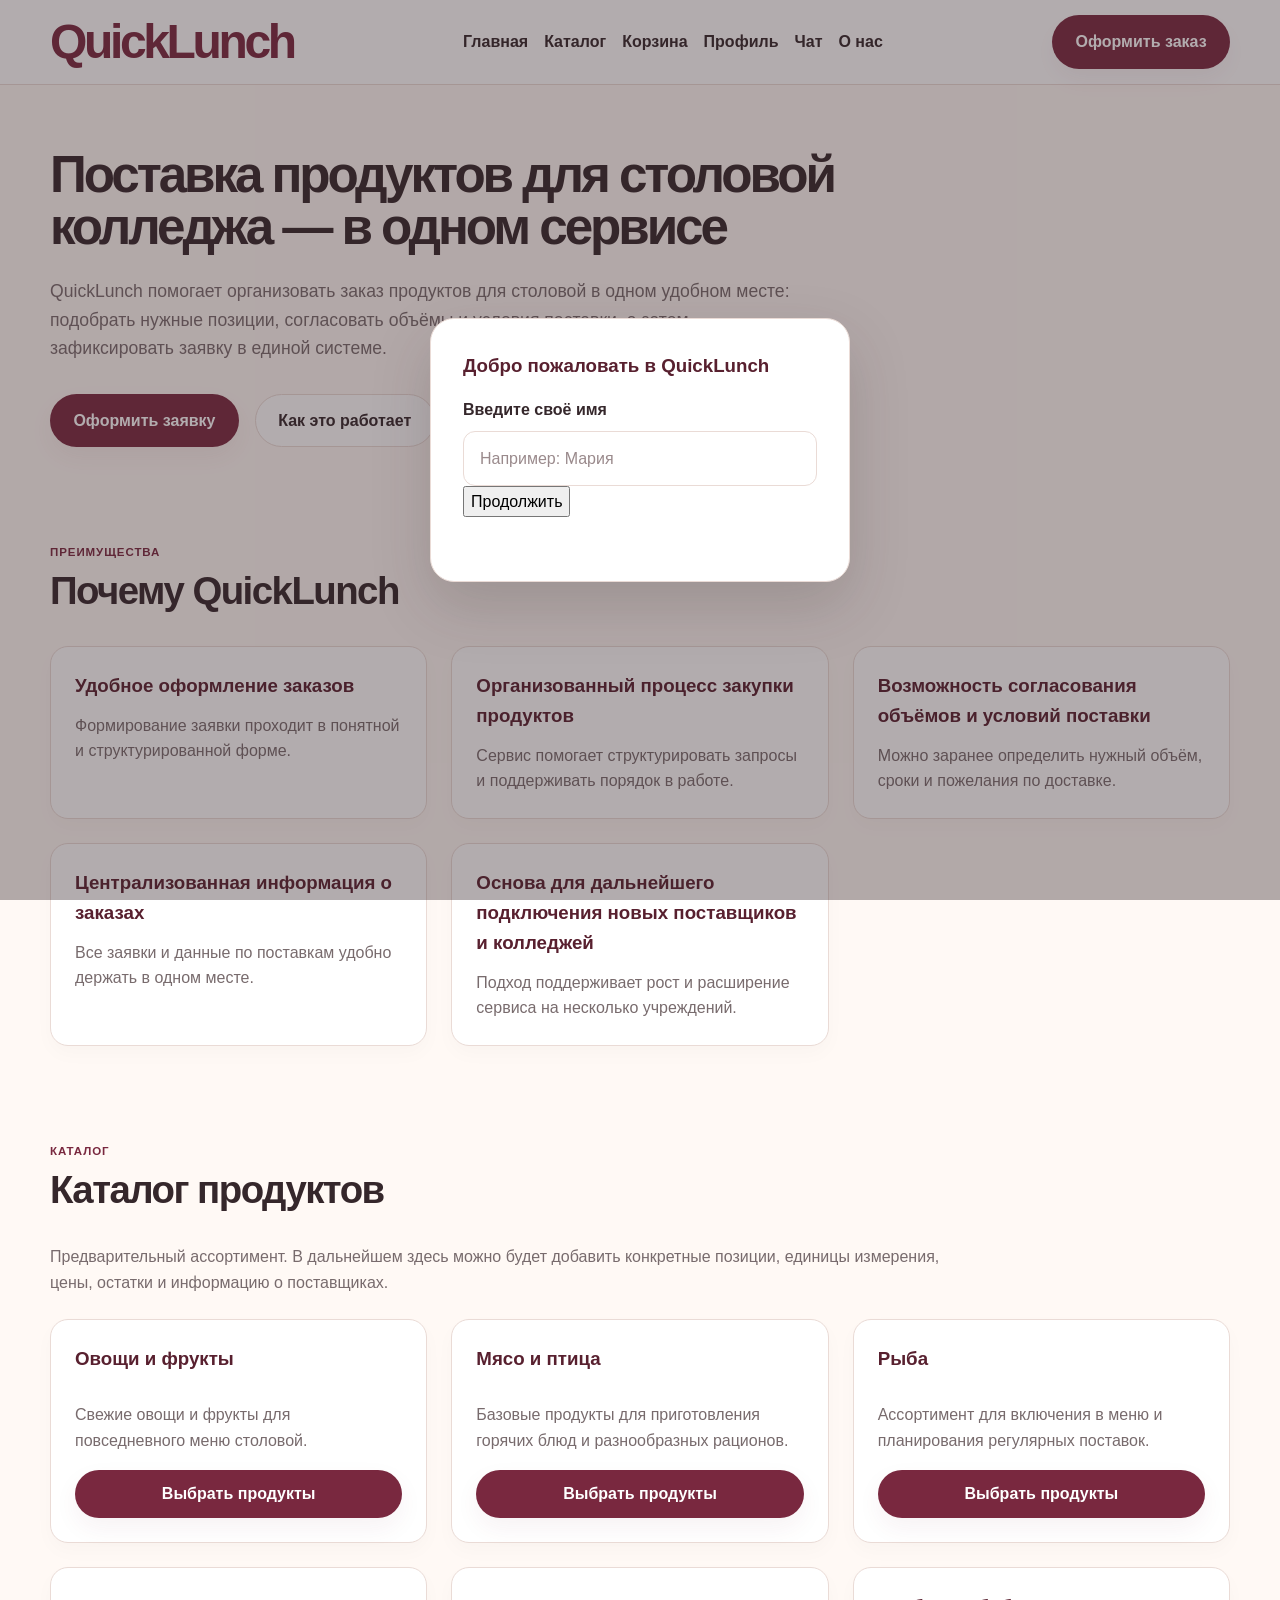
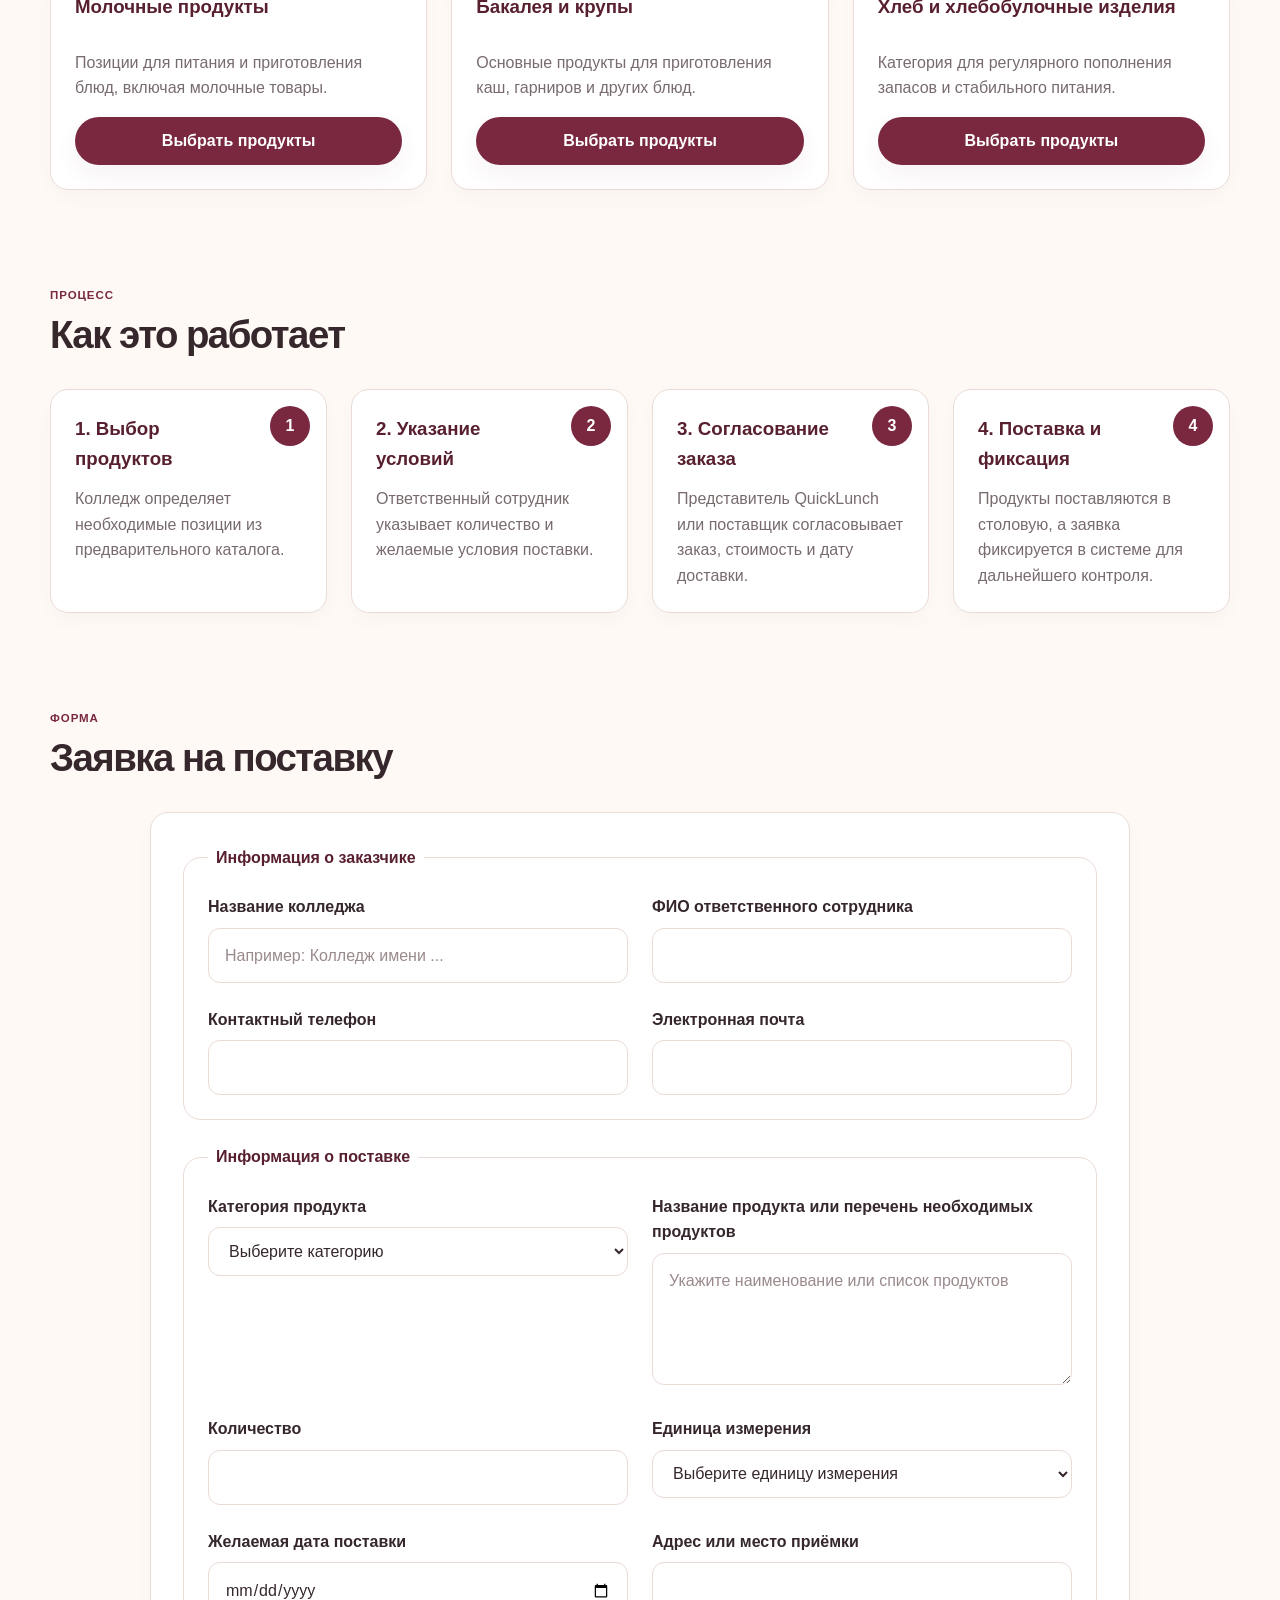
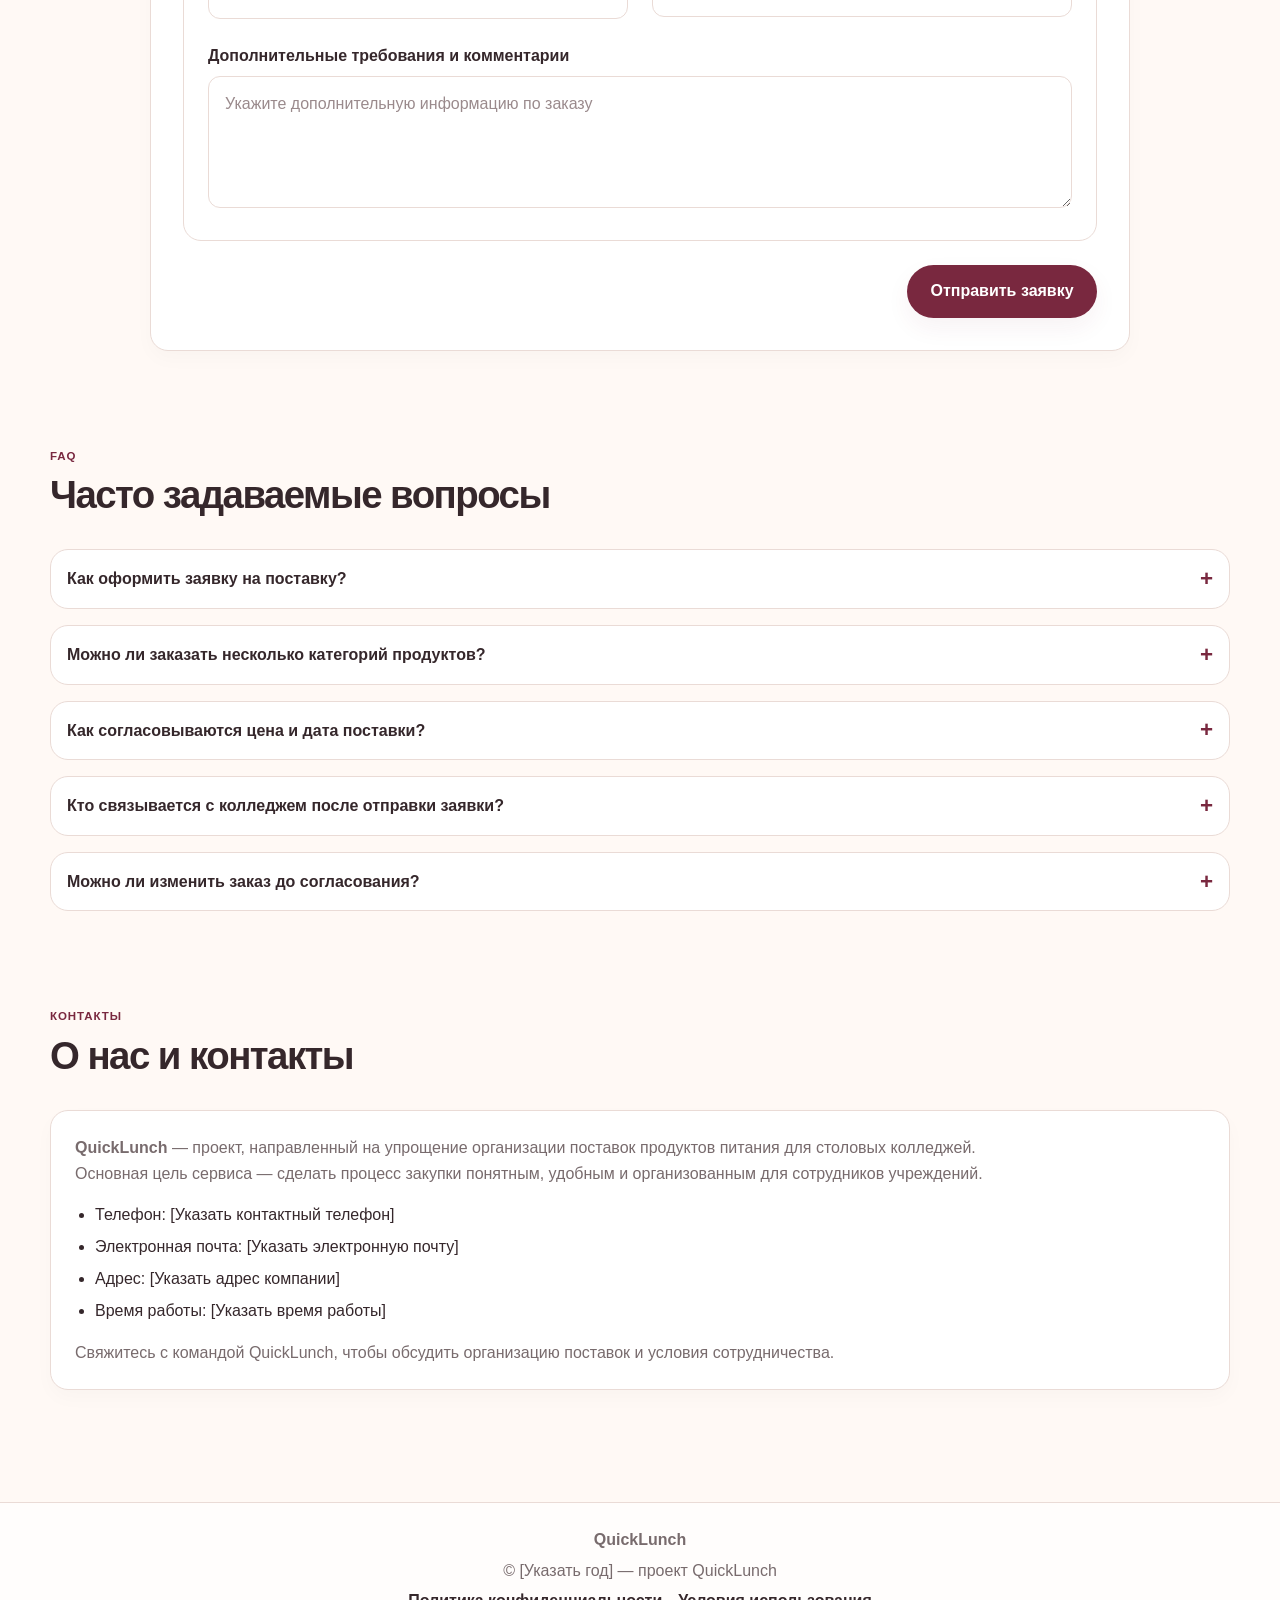
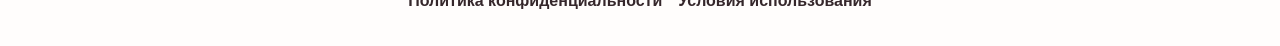
<file: index.html>
﻿<!DOCTYPE html>
<html lang="ru">
  <head>
    <meta charset="UTF-8" />
    <meta name="viewport" content="width=device-width, initial-scale=1.0" />
    <meta
      name="description"
      content="QuickLunch — сервис для организации поставок продуктов питания в столовую колледжа. Оформление заявок, каталог, корзина, профиль и чат для сотрудников учебного учреждения."
    />
    <link rel="stylesheet" href="styles.css" />
    <title>QuickLunch — Поставка продуктов для столовой колледжа</title>
  </head>
  <body data-page="home-page">
    <header class="site-header">
      <div class="container header-inner">
        <a href="index.html" class="brand" aria-label="На главную страницу QuickLunch">QuickLunch</a>
        <nav class="main-nav" aria-label="Основная навигация">
          <ul>
            <li><a href="index.html">Главная</a></li>
            <li><a href="#catalog">Каталог</a></li>
            <li><a href="cart.html">Корзина <span class="cart-badge" data-cart-count>0</span></a></li>
            <li><a href="profile.html">Профиль</a></li>
            <li><a href="chat.html">Чат</a></li>
            <li><a href="#about-contacts">О нас</a></li>
          </ul>
        </nav>
        <a href="#order" class="button button-primary">Оформить заказ</a>
      </div>
    </header>

    <main class="container">
      <section id="hero" class="hero section-spaced" aria-labelledby="hero-title">
        <h1 id="hero-title">Поставка продуктов для столовой колледжа — в одном сервисе</h1>
        <p class="lead-text">
          QuickLunch помогает организовать заказ продуктов для столовой в одном удобном месте:
          подобрать нужные позиции, согласовать объёмы и условия поставки, а затем зафиксировать
          заявку в единой системе.
        </p>
        <div class="cta-row">
          <a href="#order" class="button button-primary">Оформить заявку</a>
          <a href="#how-it-works" class="button button-secondary">Как это работает</a>
        </div>
      </section>

      <section id="benefits" class="section-spaced" aria-labelledby="benefits-title">
        <div class="section-header block-header">
          <p class="eyebrow">Преимущества</p>
          <h2 id="benefits-title">Почему QuickLunch</h2>
        </div>
        <div class="three-column-grid">
          <article class="info-card">
            <h3>Удобное оформление заказов</h3>
            <p>Формирование заявки проходит в понятной и структурированной форме.</p>
          </article>
          <article class="info-card">
            <h3>Организованный процесс закупки продуктов</h3>
            <p>Сервис помогает структурировать запросы и поддерживать порядок в работе.</p>
          </article>
          <article class="info-card">
            <h3>Возможность согласования объёмов и условий поставки</h3>
            <p>Можно заранее определить нужный объём, сроки и пожелания по доставке.</p>
          </article>
          <article class="info-card">
            <h3>Централизованная информация о заказах</h3>
            <p>Все заявки и данные по поставкам удобно держать в одном месте.</p>
          </article>
          <article class="info-card">
            <h3>Основа для дальнейшего подключения новых поставщиков и колледжей</h3>
            <p>Подход поддерживает рост и расширение сервиса на несколько учреждений.</p>
          </article>
        </div>
      </section>

      <section id="catalog" class="section-spaced" aria-labelledby="catalog-title">
        <div class="section-header block-header">
          <p class="eyebrow">Каталог</p>
          <h2 id="catalog-title">Каталог продуктов</h2>
        </div>
        <p class="catalog-summary">Предварительный ассортимент. В дальнейшем здесь можно будет добавить конкретные позиции, единицы измерения, цены, остатки и информацию о поставщиках.</p>
        <div class="catalog-grid">
          <article class="catalog-card">
            <h3>Овощи и фрукты</h3>
            <p>Свежие овощи и фрукты для повседневного меню столовой.</p>
            <a href="catalog-vegetables.html" class="button button-primary btn-small">Выбрать продукты</a>
          </article>
          <article class="catalog-card">
            <h3>Мясо и птица</h3>
            <p>Базовые продукты для приготовления горячих блюд и разнообразных рационов.</p>
            <a href="catalog-meat.html" class="button button-primary btn-small">Выбрать продукты</a>
          </article>
          <article class="catalog-card">
            <h3>Рыба</h3>
            <p>Ассортимент для включения в меню и планирования регулярных поставок.</p>
            <a href="catalog-fish.html" class="button button-primary btn-small">Выбрать продукты</a>
          </article>
          <article class="catalog-card">
            <h3>Молочные продукты</h3>
            <p>Позиции для питания и приготовления блюд, включая молочные товары.</p>
            <a href="catalog-dairy.html" class="button button-primary btn-small">Выбрать продукты</a>
          </article>
          <article class="catalog-card">
            <h3>Бакалея и крупы</h3>
            <p>Основные продукты для приготовления каш, гарниров и других блюд.</p>
            <a href="catalog-grocery.html" class="button button-primary btn-small">Выбрать продукты</a>
          </article>
          <article class="catalog-card">
            <h3>Хлеб и хлебобулочные изделия</h3>
            <p>Категория для регулярного пополнения запасов и стабильного питания.</p>
            <a href="catalog-bakery.html" class="button button-primary btn-small">Выбрать продукты</a>
          </article>
        </div>
      </section>

      <section id="how-it-works" class="section-spaced" aria-labelledby="how-it-works-title">
        <div class="section-header block-header">
          <p class="eyebrow">Процесс</p>
          <h2 id="how-it-works-title">Как это работает</h2>
        </div>
        <ol class="steps-grid">
          <li class="step-card">
            <article data-step="1">
              <h3>1. Выбор продуктов</h3>
              <p>Колледж определяет необходимые позиции из предварительного каталога.</p>
            </article>
          </li>
          <li class="step-card">
            <article data-step="2">
              <h3>2. Указание условий</h3>
              <p>Ответственный сотрудник указывает количество и желаемые условия поставки.</p>
            </article>
          </li>
          <li class="step-card">
            <article data-step="3">
              <h3>3. Согласование заказа</h3>
              <p>Представитель QuickLunch или поставщик согласовывает заказ, стоимость и дату доставки.</p>
            </article>
          </li>
          <li class="step-card">
            <article data-step="4">
              <h3>4. Поставка и фиксация</h3>
              <p>Продукты поставляются в столовую, а заявка фиксируется в системе для дальнейшего контроля.</p>
            </article>
          </li>
        </ol>
      </section>

      <section id="order" class="section-spaced" aria-labelledby="order-title">
        <div class="section-header block-header">
          <p class="eyebrow">Форма</p>
          <h2 id="order-title">Заявка на поставку</h2>
        </div>
        <form id="order-form" class="order-form" action="#" method="post">
          <fieldset>
            <legend>Информация о заказчике</legend>
            <div class="field-grid">
              <div>
                <label for="college-name">Название колледжа</label>
                <input id="college-name" name="college-name" type="text" placeholder="Например: Колледж имени ..." required />
              </div>
              <div>
                <label for="responsible-person">ФИО ответственного сотрудника</label>
                <input id="responsible-person" name="responsible-person" type="text" required />
              </div>
              <div>
                <label for="phone">Контактный телефон</label>
                <input id="phone" name="phone" type="tel" required />
              </div>
              <div>
                <label for="email">Электронная почта</label>
                <input id="email" name="email" type="email" required />
              </div>
            </div>
          </fieldset>

          <fieldset>
            <legend>Информация о поставке</legend>
            <div class="field-grid">
              <div>
                <label for="category">Категория продукта</label>
                <select id="category" name="category" required>
                  <option value="">Выберите категорию</option>
                  <option value="vegetables">Овощи и фрукты</option>
                  <option value="meat">Мясо и птица</option>
                  <option value="fish">Рыба</option>
                  <option value="dairy">Молочные продукты</option>
                  <option value="grocery">Бакалея и крупы</option>
                  <option value="bakery">Хлеб и хлебобулочные изделия</option>
                </select>
              </div>
              <div>
                <label for="products">Название продукта или перечень необходимых продуктов</label>
                <textarea id="products" name="products" rows="4" placeholder="Укажите наименование или список продуктов" required></textarea>
              </div>
              <div>
                <label for="quantity">Количество</label>
                <input id="quantity" name="quantity" type="number" min="1" step="1" required />
              </div>
              <div>
                <label for="unit">Единица измерения</label>
                <select id="unit" name="unit" required>
                  <option value="">Выберите единицу измерения</option>
                  <option value="кг">кг</option>
                  <option value="г">г</option>
                  <option value="л">л</option>
                  <option value="шт.">шт.</option>
                  <option value="коробка">коробка</option>
                  <option value="упаковка">упаковка</option>
                </select>
              </div>
              <div>
                <label for="delivery-date">Желаемая дата поставки</label>
                <input id="delivery-date" name="delivery-date" type="date" required />
              </div>
              <div>
                <label for="delivery-address">Адрес или место приёмки</label>
                <input id="delivery-address" name="delivery-address" type="text" required />
              </div>
              <div class="full-width">
                <label for="comments">Дополнительные требования и комментарии</label>
                <textarea id="comments" name="comments" rows="4" placeholder="Укажите дополнительную информацию по заказу"></textarea>
              </div>
            </div>
          </fieldset>

          <div class="order-submit-row">
            <button type="submit" class="button button-primary">Отправить заявку</button>
          </div>
        </form>
      </section>

      <section id="faq" class="section-spaced" aria-labelledby="faq-title">
        <div class="section-header block-header">
          <p class="eyebrow">FAQ</p>
          <h2 id="faq-title">Часто задаваемые вопросы</h2>
        </div>

        <div class="faq-list">
          <details>
            <summary>Как оформить заявку на поставку?</summary>
            <p>Необходимо заполнить форму заявки, указать необходимые продукты, объём и условия поставки, после чего информация будет передана на согласование.</p>
          </details>
          <details>
            <summary>Можно ли заказать несколько категорий продуктов?</summary>
            <p>Да, в заявке можно указать несколько позиций или категорий, если требуется сформировать комплексный заказ.</p>
          </details>
          <details>
            <summary>Как согласовываются цена и дата поставки?</summary>
            <p>Цена, дата и условия поставки согласовываются после первичного запроса и уточнения деталей заказа.</p>
          </details>
          <details>
            <summary>Кто связывается с колледжем после отправки заявки?</summary>
            <p>После отправки заявки с колледжем может связаться представитель QuickLunch, поставщик или ответственный сотрудник, который занимается согласованием заказа.</p>
          </details>
          <details>
            <summary>Можно ли изменить заказ до согласования?</summary>
            <p>Да, при необходимости возможно уточнение состава или объёма заявки до окончательного согласования условий поставки.</p>
          </details>
        </div>
      </section>

      <section id="about-contacts" class="section-spaced" aria-labelledby="about-contacts-title">
        <div class="section-header block-header">
          <p class="eyebrow">Контакты</p>
          <h2 id="about-contacts-title">О нас и контакты</h2>
        </div>
        <div class="contact-card">
          <p><strong>QuickLunch</strong> — проект, направленный на упрощение организации поставок продуктов питания для столовых колледжей.</p>
          <p>Основная цель сервиса — сделать процесс закупки понятным, удобным и организованным для сотрудников учреждений.</p>
          <ul>
            <li>Телефон: [Указать контактный телефон]</li>
            <li>Электронная почта: [Указать электронную почту]</li>
            <li>Адрес: [Указать адрес компании]</li>
            <li>Время работы: [Указать время работы]</li>
          </ul>
          <p>Свяжитесь с командой QuickLunch, чтобы обсудить организацию поставок и условия сотрудничества.</p>
        </div>
      </section>
    </main>

    <footer class="site-footer">
      <div class="container footer-inner">
        <p><strong>QuickLunch</strong></p>
        <p>© [Указать год] — проект QuickLunch</p>
        <nav aria-label="Дополнительная навигация">
          <ul>
            <li><a href="#about-contacts">Политика конфиденциальности</a></li>
            <li><a href="#faq">Условия использования</a></li>
          </ul>
        </nav>
      </div>
    </footer>

    <script src="app.js"></script>
  </body>
</html>
</file>
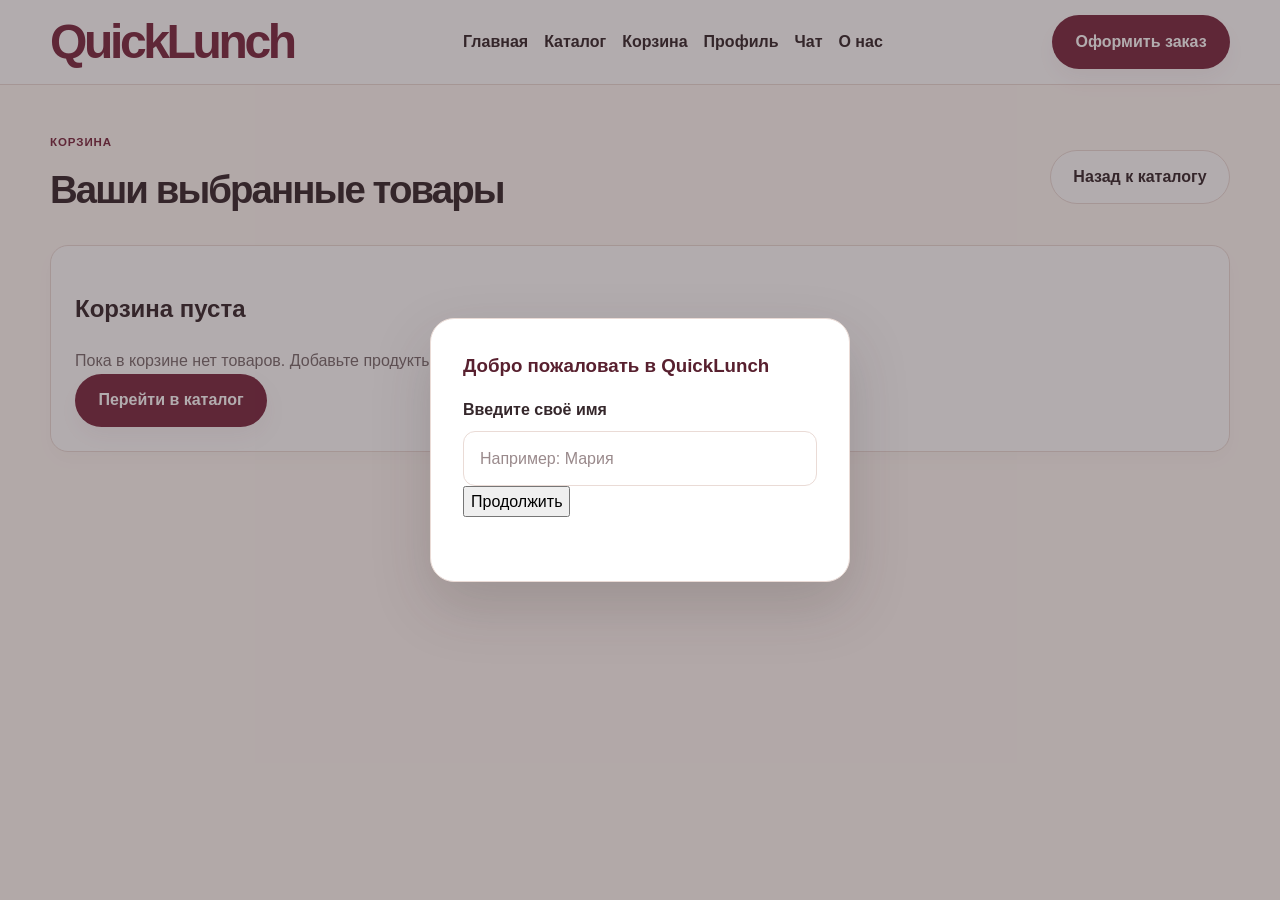
<file: cart.html>
<!DOCTYPE html>
<html lang="ru">
  <head>
    <meta charset="UTF-8" />
    <meta name="viewport" content="width=device-width, initial-scale=1.0" />
    <title>QuickLunch — Корзина</title>
    <link rel="stylesheet" href="styles.css" />
  </head>
  <body data-page="cart-page">
    <header class="site-header">
      <div class="container header-inner">
        <a href="index.html" class="brand" aria-label="На главную страницу QuickLunch">QuickLunch</a>
        <nav class="main-nav" aria-label="Основная навигация">
          <ul>
            <li><a href="index.html">Главная</a></li>
            <li><a href="index.html#catalog">Каталог</a></li>
            <li><a href="cart.html">Корзина <span class="cart-badge" data-cart-count>0</span></a></li>
            <li><a href="profile.html">Профиль</a></li>
            <li><a href="chat.html">Чат</a></li>
            <li><a href="index.html#about-contacts">О нас</a></li>
          </ul>
        </nav>
        <a href="index.html#order" class="button button-primary">Оформить заказ</a>
      </div>
    </header>

    <main class="container section-spaced">
      <section class="cart-page">
        <div class="catalog-page__top">
          <div>
            <p class="eyebrow">Корзина</p>
            <h1>Ваши выбранные товары</h1>
          </div>
          <a href="index.html#catalog" class="button button-secondary">Назад к каталогу</a>
        </div>

        <div class="cart-layout">
          <div class="cart-panel" data-cart-items></div>
          <aside class="summary-card" data-cart-summary>
            <h3>Сводка</h3>
            <p data-cart-lines>0 наименований</p>
            <p data-cart-total-count>0 позиций</p>
            <a href="index.html#order" class="button button-primary full-width">Перейти к оформлению заявки</a>
          </aside>
        </div>

        <div class="empty-state" data-cart-empty hidden>
          <h2>Корзина пуста</h2>
          <p>Пока в корзине нет товаров. Добавьте продукты из каталога.</p>
          <a href="index.html#catalog" class="button button-primary">Перейти в каталог</a>
        </div>
      </section>
    </main>

    <script src="app.js"></script>
  </body>
</html>
</file>
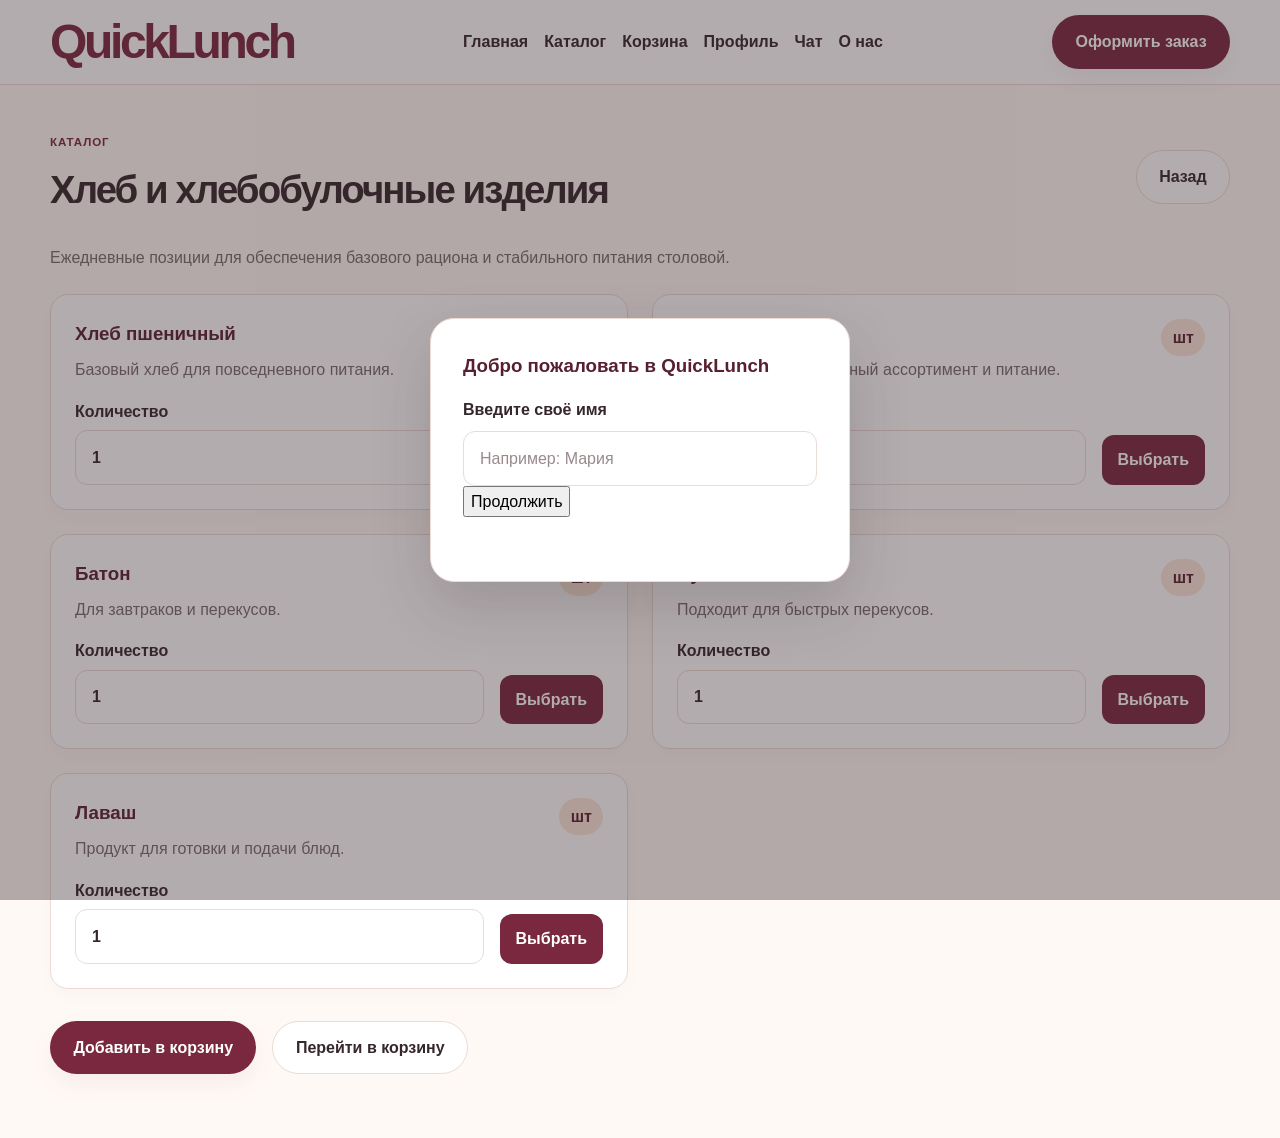
<file: catalog-bakery.html>
<!DOCTYPE html>
<html lang="ru">
  <head>
    <meta charset="UTF-8" />
    <meta name="viewport" content="width=device-width, initial-scale=1.0" />
    <title>QuickLunch — Хлеб и хлебобулочные изделия</title>
    <link rel="stylesheet" href="styles.css" />
  </head>
  <body data-page="catalog-page" data-category="bakery">
    <header class="site-header">
      <div class="container header-inner">
        <a href="index.html" class="brand" aria-label="На главную страницу QuickLunch">QuickLunch</a>
        <nav class="main-nav" aria-label="Основная навигация">
          <ul>
            <li><a href="index.html">Главная</a></li>
            <li><a href="index.html#catalog">Каталог</a></li>
            <li><a href="cart.html">Корзина <span class="cart-badge" data-cart-count>0</span></a></li>
            <li><a href="profile.html">Профиль</a></li>
            <li><a href="chat.html">Чат</a></li>
            <li><a href="index.html#about-contacts">О нас</a></li>
          </ul>
        </nav>
        <a href="index.html#order" class="button button-primary">Оформить заказ</a>
      </div>
    </header>

    <main class="container section-spaced">
      <section class="catalog-page">
        <div class="catalog-page__top">
          <div>
            <p class="eyebrow">Каталог</p>
            <h1>Хлеб и хлебобулочные изделия</h1>
          </div>
          <button type="button" class="button button-secondary" data-back-link>Назад</button>
        </div>
        <p class="catalog-page__description">Ежедневные позиции для обеспечения базового рациона и стабильного питания столовой.</p>
        <div class="products-grid" data-catalog-list></div>
        <div class="catalog-page__footer">
          <button type="button" class="button button-primary" data-add-selected>Добавить в корзину</button>
          <a href="cart.html" class="button button-secondary">Перейти в корзину</a>
        </div>
      </section>
    </main>

    <script src="app.js"></script>
  </body>
</html>
</file>
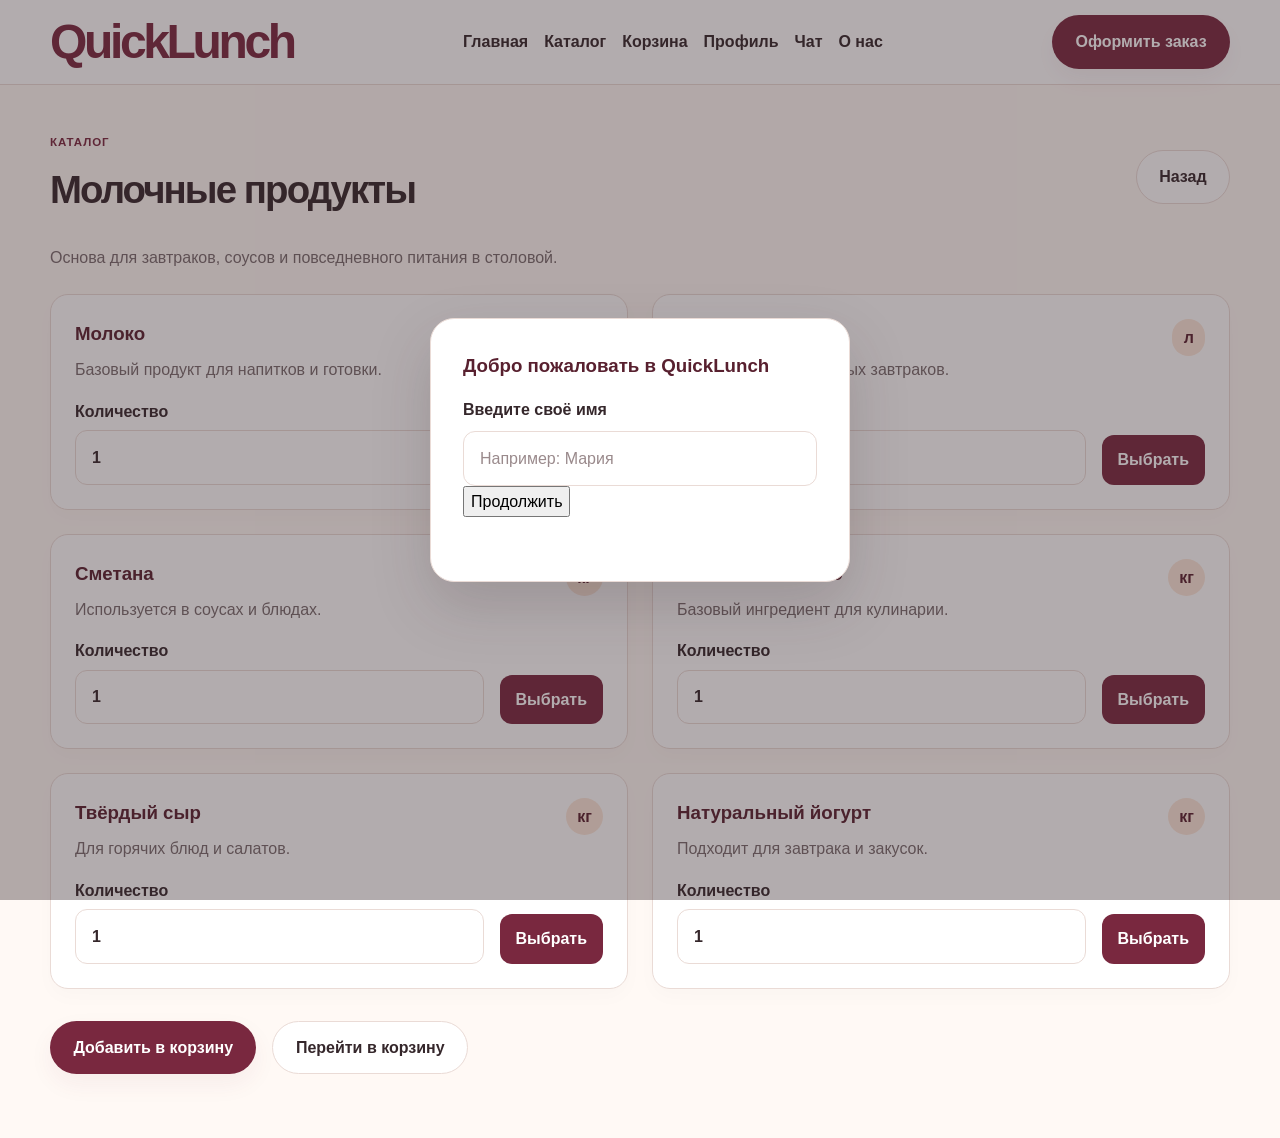
<file: catalog-dairy.html>
<!DOCTYPE html>
<html lang="ru">
  <head>
    <meta charset="UTF-8" />
    <meta name="viewport" content="width=device-width, initial-scale=1.0" />
    <title>QuickLunch — Молочные продукты</title>
    <link rel="stylesheet" href="styles.css" />
  </head>
  <body data-page="catalog-page" data-category="dairy">
    <header class="site-header">
      <div class="container header-inner">
        <a href="index.html" class="brand" aria-label="На главную страницу QuickLunch">QuickLunch</a>
        <nav class="main-nav" aria-label="Основная навигация">
          <ul>
            <li><a href="index.html">Главная</a></li>
            <li><a href="index.html#catalog">Каталог</a></li>
            <li><a href="cart.html">Корзина <span class="cart-badge" data-cart-count>0</span></a></li>
            <li><a href="profile.html">Профиль</a></li>
            <li><a href="chat.html">Чат</a></li>
            <li><a href="index.html#about-contacts">О нас</a></li>
          </ul>
        </nav>
        <a href="index.html#order" class="button button-primary">Оформить заказ</a>
      </div>
    </header>

    <main class="container section-spaced">
      <section class="catalog-page">
        <div class="catalog-page__top">
          <div>
            <p class="eyebrow">Каталог</p>
            <h1>Молочные продукты</h1>
          </div>
          <button type="button" class="button button-secondary" data-back-link>Назад</button>
        </div>
        <p class="catalog-page__description">Основа для завтраков, соусов и повседневного питания в столовой.</p>
        <div class="products-grid" data-catalog-list></div>
        <div class="catalog-page__footer">
          <button type="button" class="button button-primary" data-add-selected>Добавить в корзину</button>
          <a href="cart.html" class="button button-secondary">Перейти в корзину</a>
        </div>
      </section>
    </main>

    <script src="app.js"></script>
  </body>
</html>
</file>
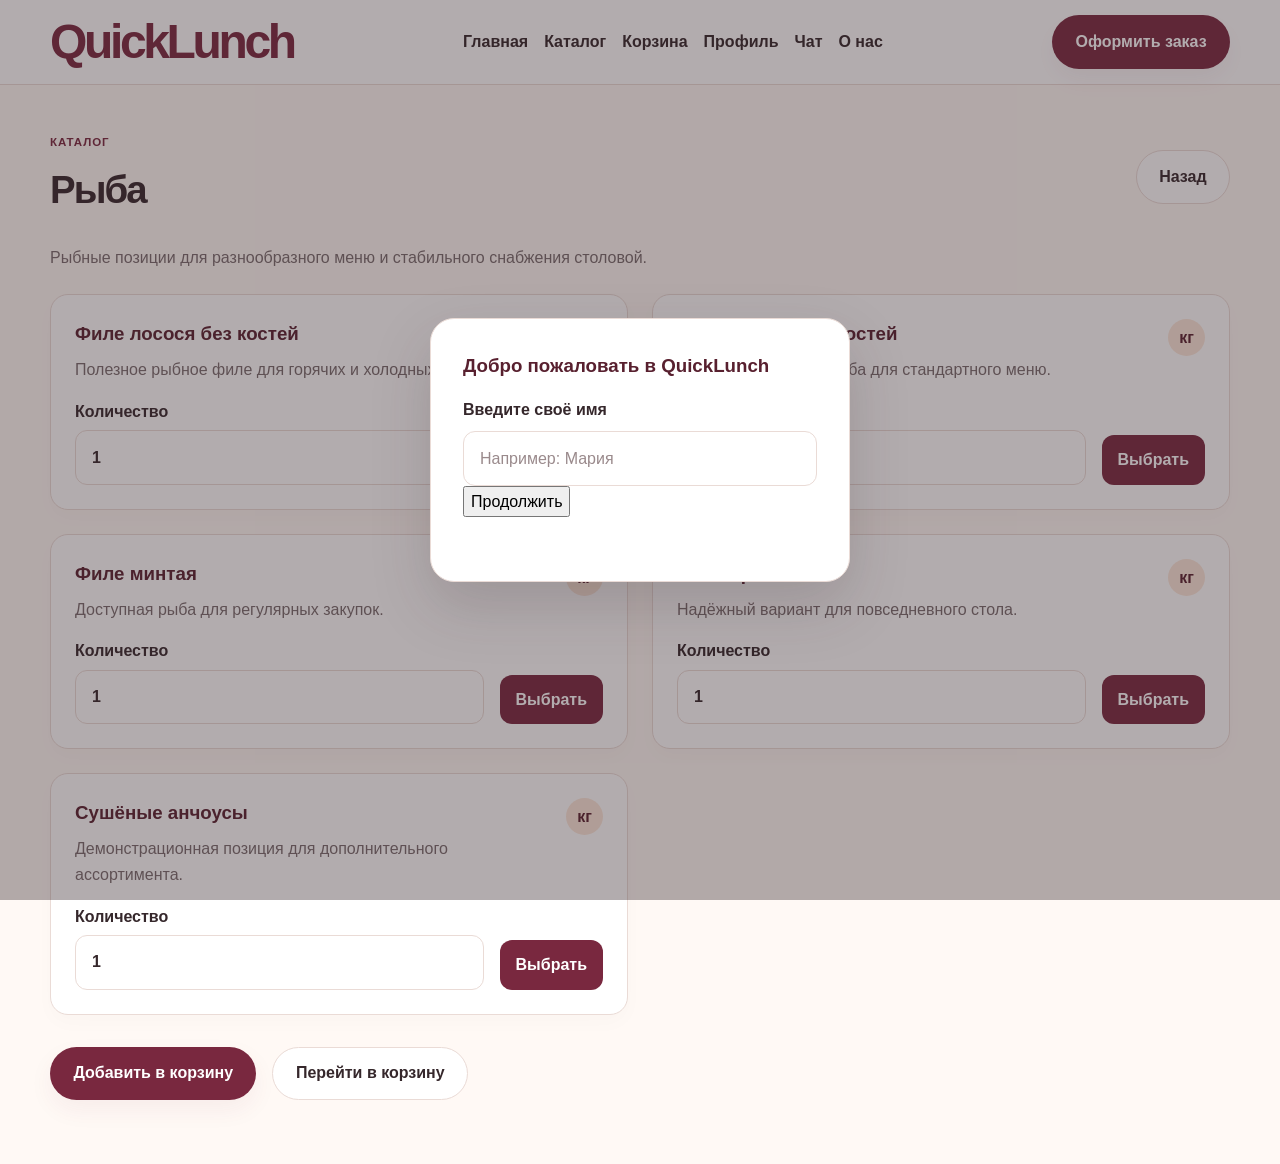
<file: catalog-fish.html>
<!DOCTYPE html>
<html lang="ru">
  <head>
    <meta charset="UTF-8" />
    <meta name="viewport" content="width=device-width, initial-scale=1.0" />
    <title>QuickLunch — Рыба</title>
    <link rel="stylesheet" href="styles.css" />
  </head>
  <body data-page="catalog-page" data-category="fish">
    <header class="site-header">
      <div class="container header-inner">
        <a href="index.html" class="brand" aria-label="На главную страницу QuickLunch">QuickLunch</a>
        <nav class="main-nav" aria-label="Основная навигация">
          <ul>
            <li><a href="index.html">Главная</a></li>
            <li><a href="index.html#catalog">Каталог</a></li>
            <li><a href="cart.html">Корзина <span class="cart-badge" data-cart-count>0</span></a></li>
            <li><a href="profile.html">Профиль</a></li>
            <li><a href="chat.html">Чат</a></li>
            <li><a href="index.html#about-contacts">О нас</a></li>
          </ul>
        </nav>
        <a href="index.html#order" class="button button-primary">Оформить заказ</a>
      </div>
    </header>

    <main class="container section-spaced">
      <section class="catalog-page">
        <div class="catalog-page__top">
          <div>
            <p class="eyebrow">Каталог</p>
            <h1>Рыба</h1>
          </div>
          <button type="button" class="button button-secondary" data-back-link>Назад</button>
        </div>
        <p class="catalog-page__description">Рыбные позиции для разнообразного меню и стабильного снабжения столовой.</p>
        <div class="products-grid" data-catalog-list></div>
        <div class="catalog-page__footer">
          <button type="button" class="button button-primary" data-add-selected>Добавить в корзину</button>
          <a href="cart.html" class="button button-secondary">Перейти в корзину</a>
        </div>
      </section>
    </main>

    <script src="app.js"></script>
  </body>
</html>
</file>
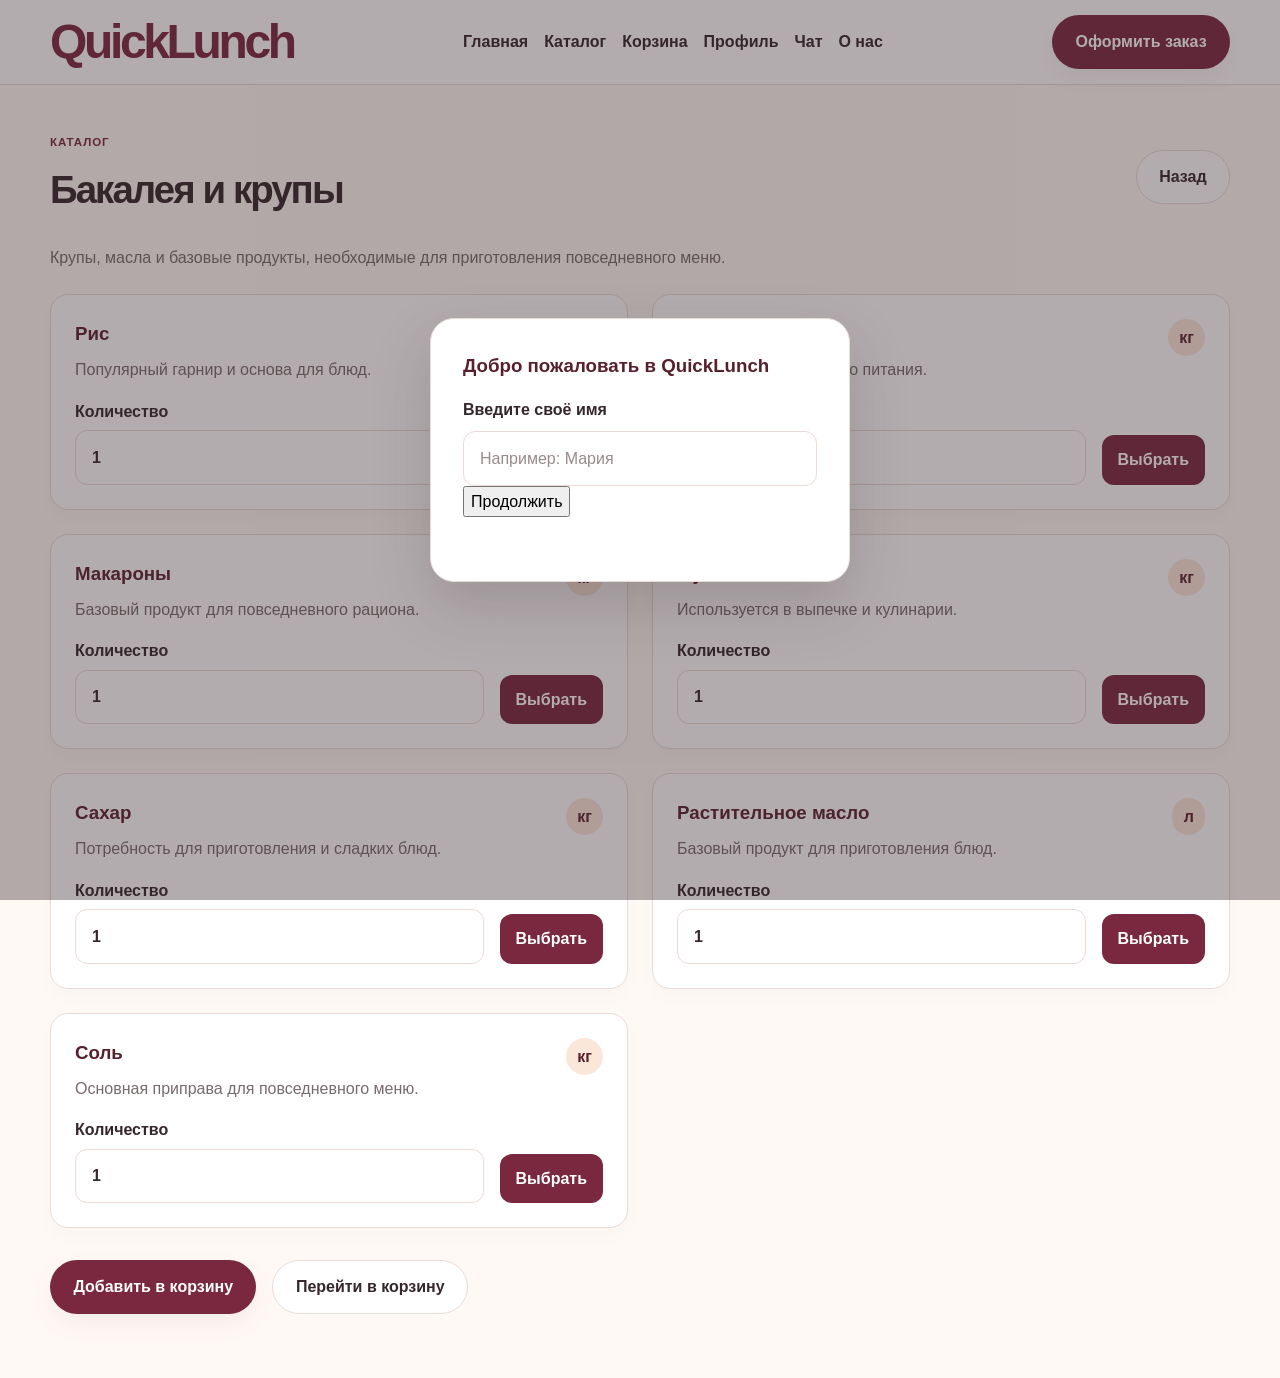
<file: catalog-grocery.html>
<!DOCTYPE html>
<html lang="ru">
  <head>
    <meta charset="UTF-8" />
    <meta name="viewport" content="width=device-width, initial-scale=1.0" />
    <title>QuickLunch — Бакалея и крупы</title>
    <link rel="stylesheet" href="styles.css" />
  </head>
  <body data-page="catalog-page" data-category="grocery">
    <header class="site-header">
      <div class="container header-inner">
        <a href="index.html" class="brand" aria-label="На главную страницу QuickLunch">QuickLunch</a>
        <nav class="main-nav" aria-label="Основная навигация">
          <ul>
            <li><a href="index.html">Главная</a></li>
            <li><a href="index.html#catalog">Каталог</a></li>
            <li><a href="cart.html">Корзина <span class="cart-badge" data-cart-count>0</span></a></li>
            <li><a href="profile.html">Профиль</a></li>
            <li><a href="chat.html">Чат</a></li>
            <li><a href="index.html#about-contacts">О нас</a></li>
          </ul>
        </nav>
        <a href="index.html#order" class="button button-primary">Оформить заказ</a>
      </div>
    </header>

    <main class="container section-spaced">
      <section class="catalog-page">
        <div class="catalog-page__top">
          <div>
            <p class="eyebrow">Каталог</p>
            <h1>Бакалея и крупы</h1>
          </div>
          <button type="button" class="button button-secondary" data-back-link>Назад</button>
        </div>
        <p class="catalog-page__description">Крупы, масла и базовые продукты, необходимые для приготовления повседневного меню.</p>
        <div class="products-grid" data-catalog-list></div>
        <div class="catalog-page__footer">
          <button type="button" class="button button-primary" data-add-selected>Добавить в корзину</button>
          <a href="cart.html" class="button button-secondary">Перейти в корзину</a>
        </div>
      </section>
    </main>

    <script src="app.js"></script>
  </body>
</html>
</file>
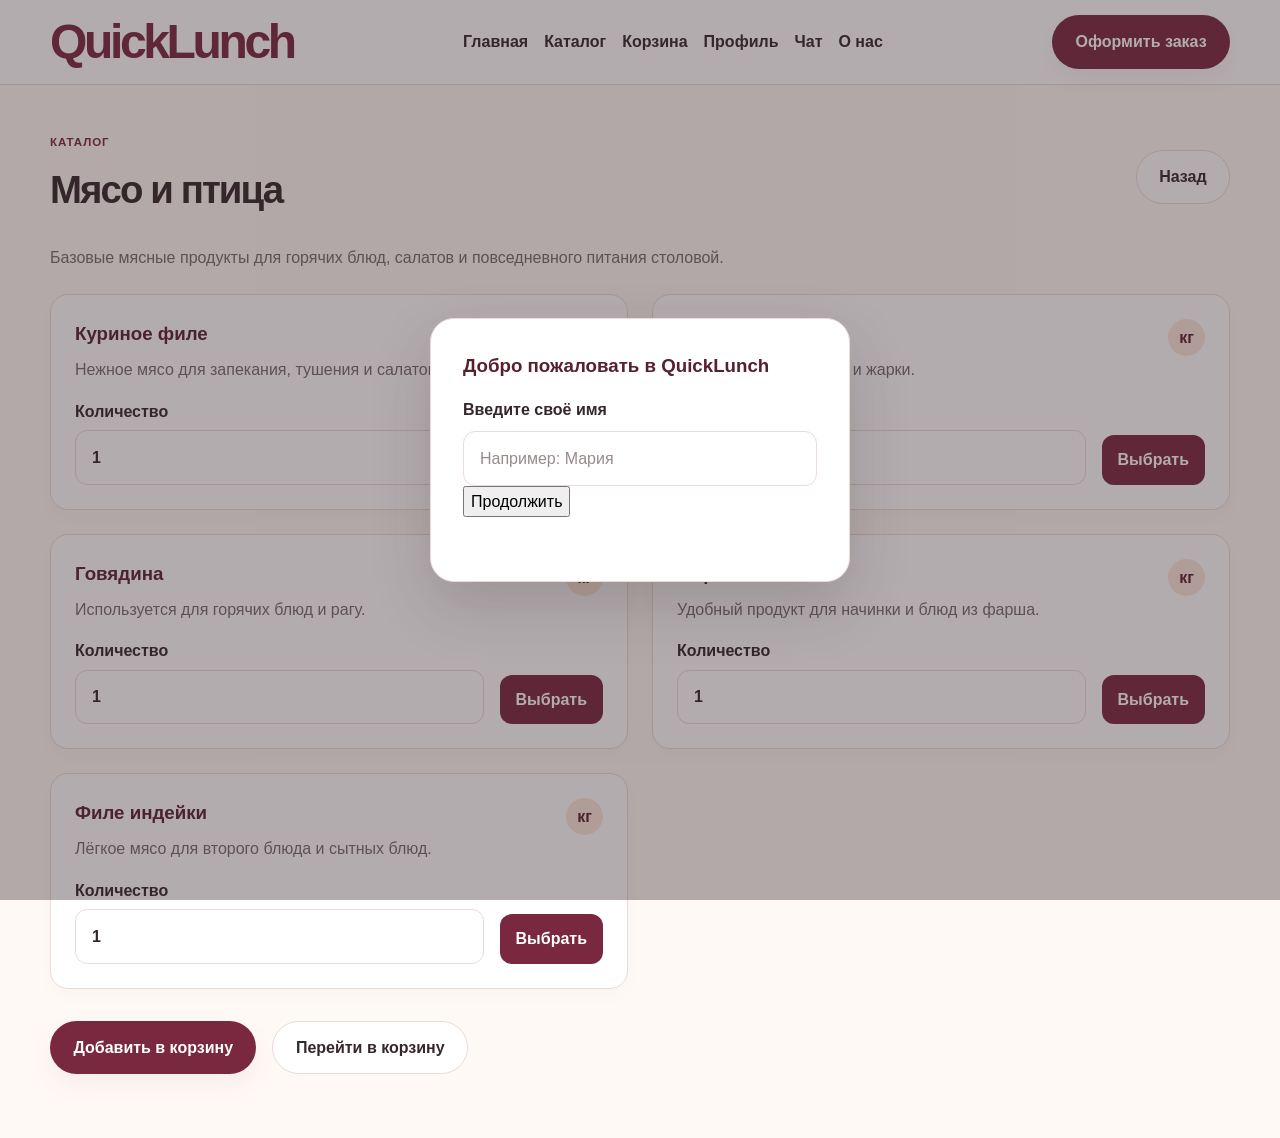
<file: catalog-meat.html>
<!DOCTYPE html>
<html lang="ru">
  <head>
    <meta charset="UTF-8" />
    <meta name="viewport" content="width=device-width, initial-scale=1.0" />
    <title>QuickLunch — Мясо и птица</title>
    <link rel="stylesheet" href="styles.css" />
  </head>
  <body data-page="catalog-page" data-category="meat">
    <header class="site-header">
      <div class="container header-inner">
        <a href="index.html" class="brand" aria-label="На главную страницу QuickLunch">QuickLunch</a>
        <nav class="main-nav" aria-label="Основная навигация">
          <ul>
            <li><a href="index.html">Главная</a></li>
            <li><a href="index.html#catalog">Каталог</a></li>
            <li><a href="cart.html">Корзина <span class="cart-badge" data-cart-count>0</span></a></li>
            <li><a href="profile.html">Профиль</a></li>
            <li><a href="chat.html">Чат</a></li>
            <li><a href="index.html#about-contacts">О нас</a></li>
          </ul>
        </nav>
        <a href="index.html#order" class="button button-primary">Оформить заказ</a>
      </div>
    </header>

    <main class="container section-spaced">
      <section class="catalog-page">
        <div class="catalog-page__top">
          <div>
            <p class="eyebrow">Каталог</p>
            <h1>Мясо и птица</h1>
          </div>
          <button type="button" class="button button-secondary" data-back-link>Назад</button>
        </div>
        <p class="catalog-page__description">Базовые мясные продукты для горячих блюд, салатов и повседневного питания столовой.</p>
        <div class="products-grid" data-catalog-list></div>
        <div class="catalog-page__footer">
          <button type="button" class="button button-primary" data-add-selected>Добавить в корзину</button>
          <a href="cart.html" class="button button-secondary">Перейти в корзину</a>
        </div>
      </section>
    </main>

    <script src="app.js"></script>
  </body>
</html>
</file>
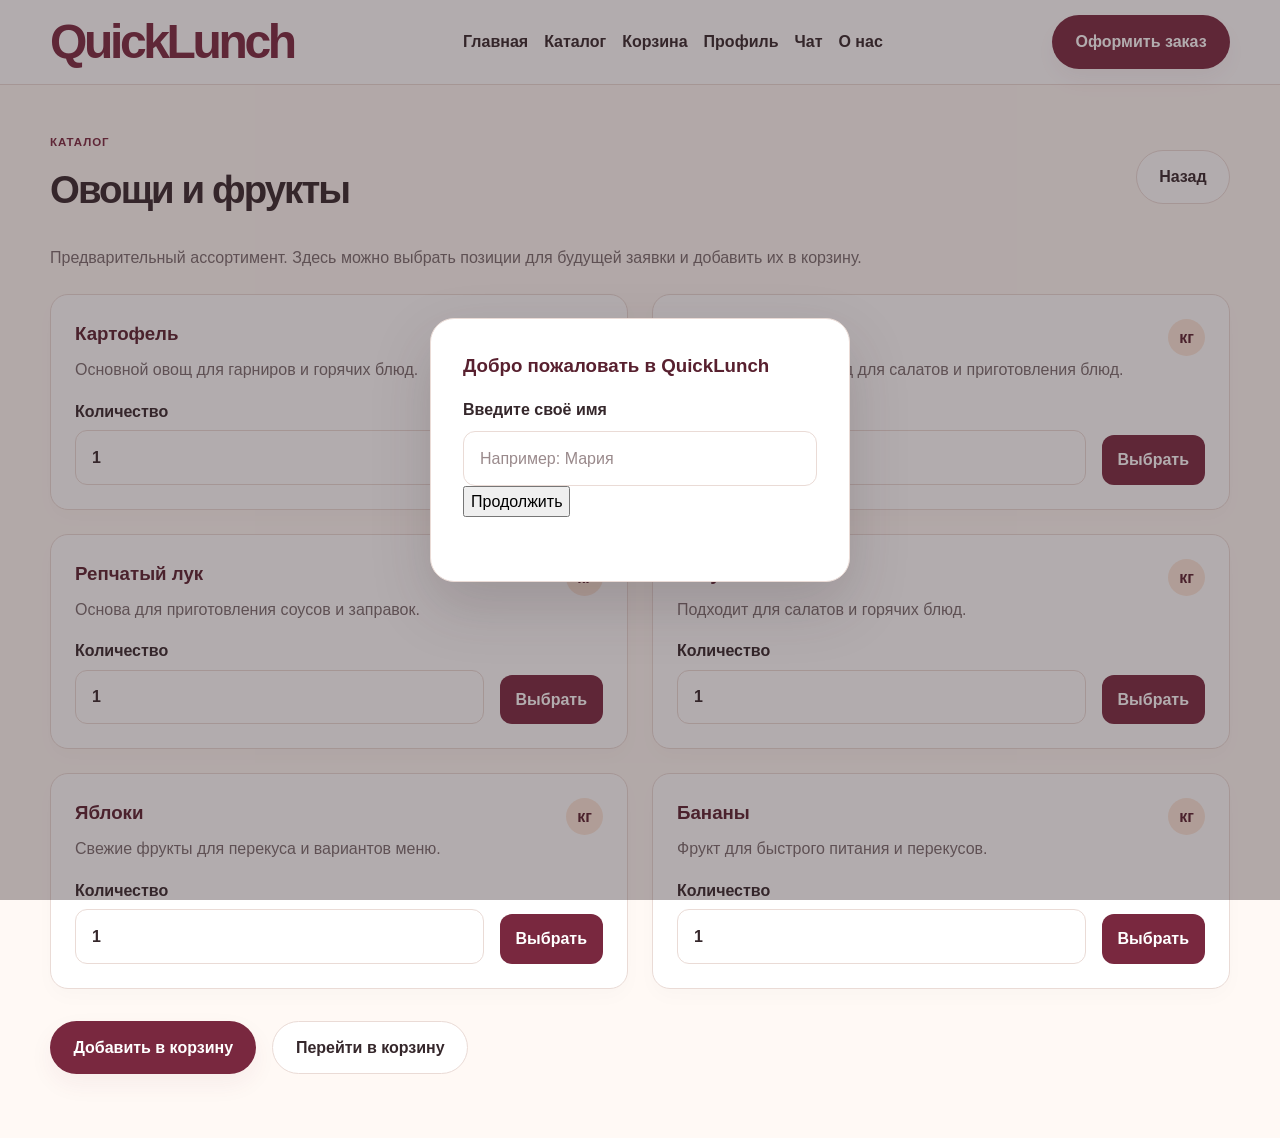
<file: catalog-vegetables.html>
<!DOCTYPE html>
<html lang="ru">
  <head>
    <meta charset="UTF-8" />
    <meta name="viewport" content="width=device-width, initial-scale=1.0" />
    <title>QuickLunch — Овощи и фрукты</title>
    <link rel="stylesheet" href="styles.css" />
  </head>
  <body data-page="catalog-page" data-category="vegetables">
    <header class="site-header">
      <div class="container header-inner">
        <a href="index.html" class="brand" aria-label="На главную страницу QuickLunch">QuickLunch</a>
        <nav class="main-nav" aria-label="Основная навигация">
          <ul>
            <li><a href="index.html">Главная</a></li>
            <li><a href="index.html#catalog">Каталог</a></li>
            <li><a href="cart.html">Корзина <span class="cart-badge" data-cart-count>0</span></a></li>
            <li><a href="profile.html">Профиль</a></li>
            <li><a href="chat.html">Чат</a></li>
            <li><a href="index.html#about-contacts">О нас</a></li>
          </ul>
        </nav>
        <a href="index.html#order" class="button button-primary">Оформить заказ</a>
      </div>
    </header>

    <main class="container section-spaced">
      <section class="catalog-page">
        <div class="catalog-page__top">
          <div>
            <p class="eyebrow">Каталог</p>
            <h1>Овощи и фрукты</h1>
          </div>
          <button type="button" class="button button-secondary" data-back-link>Назад</button>
        </div>
        <p class="catalog-page__description">Предварительный ассортимент. Здесь можно выбрать позиции для будущей заявки и добавить их в корзину.</p>
        <div class="products-grid" data-catalog-list></div>
        <div class="catalog-page__footer">
          <button type="button" class="button button-primary" data-add-selected>Добавить в корзину</button>
          <a href="cart.html" class="button button-secondary">Перейти в корзину</a>
        </div>
      </section>
    </main>

    <script src="app.js"></script>
  </body>
</html>
</file>
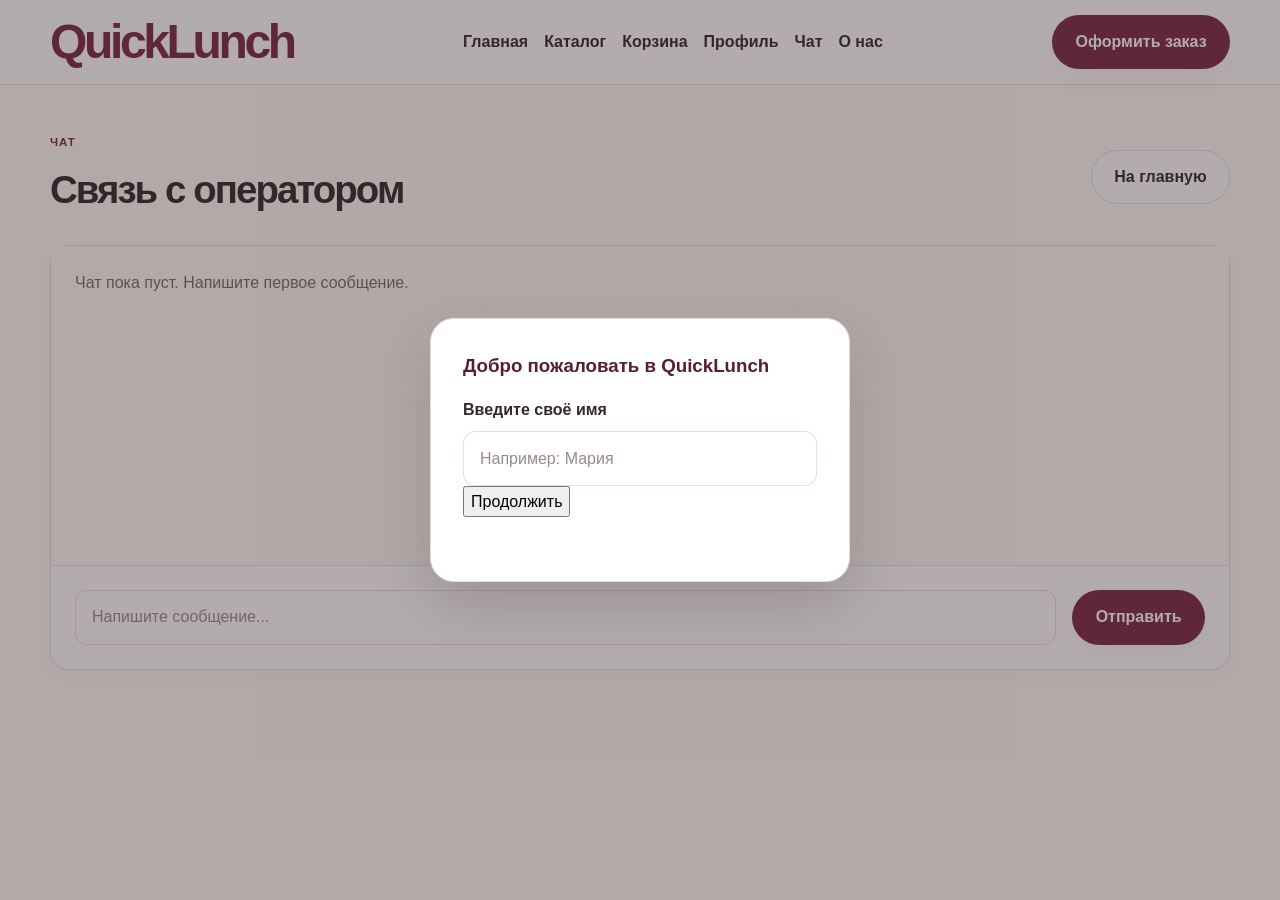
<file: chat.html>
<!DOCTYPE html>
<html lang="ru">
  <head>
    <meta charset="UTF-8" />
    <meta name="viewport" content="width=device-width, initial-scale=1.0" />
    <title>QuickLunch — Чат</title>
    <link rel="stylesheet" href="styles.css" />
  </head>
  <body data-page="chat-page">
    <header class="site-header">
      <div class="container header-inner">
        <a href="index.html" class="brand" aria-label="На главную страницу QuickLunch">QuickLunch</a>
        <nav class="main-nav" aria-label="Основная навигация">
          <ul>
            <li><a href="index.html">Главная</a></li>
            <li><a href="index.html#catalog">Каталог</a></li>
            <li><a href="cart.html">Корзина <span class="cart-badge" data-cart-count>0</span></a></li>
            <li><a href="profile.html">Профиль</a></li>
            <li><a href="chat.html">Чат</a></li>
            <li><a href="index.html#about-contacts">О нас</a></li>
          </ul>
        </nav>
        <a href="index.html#order" class="button button-primary">Оформить заказ</a>
      </div>
    </header>

    <main class="container section-spaced">
      <section class="chat-page">
        <div class="catalog-page__top">
          <div>
            <p class="eyebrow">Чат</p>
            <h1>Связь с оператором</h1>
          </div>
          <a href="index.html" class="button button-secondary">На главную</a>
        </div>

        <div class="chat-box">
          <div id="chat-messages" class="chat-messages"></div>
          <form id="chat-form" class="chat-form">
            <input id="chat-message" type="text" placeholder="Напишите сообщение..." />
            <button type="submit" class="button button-primary">Отправить</button>
          </form>
        </div>
      </section>
    </main>

    <script src="app.js"></script>
  </body>
</html>
</file>
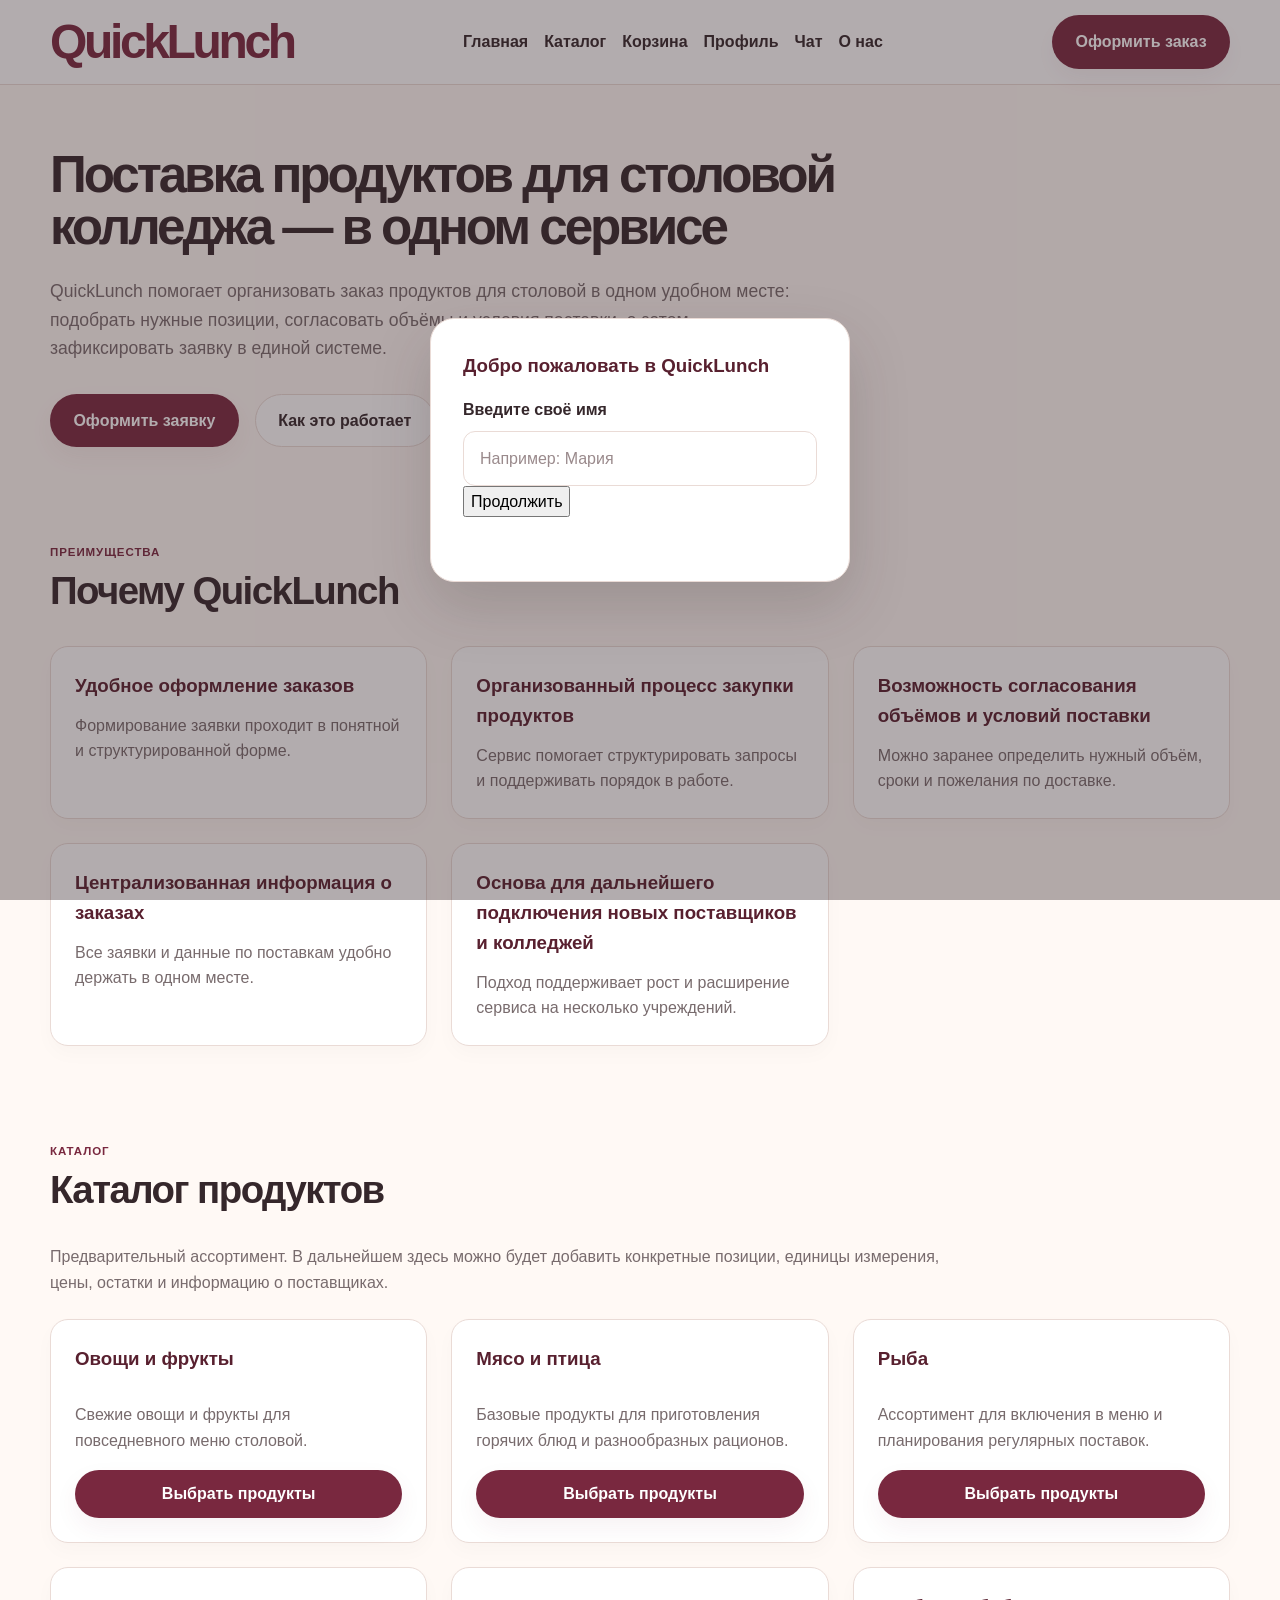
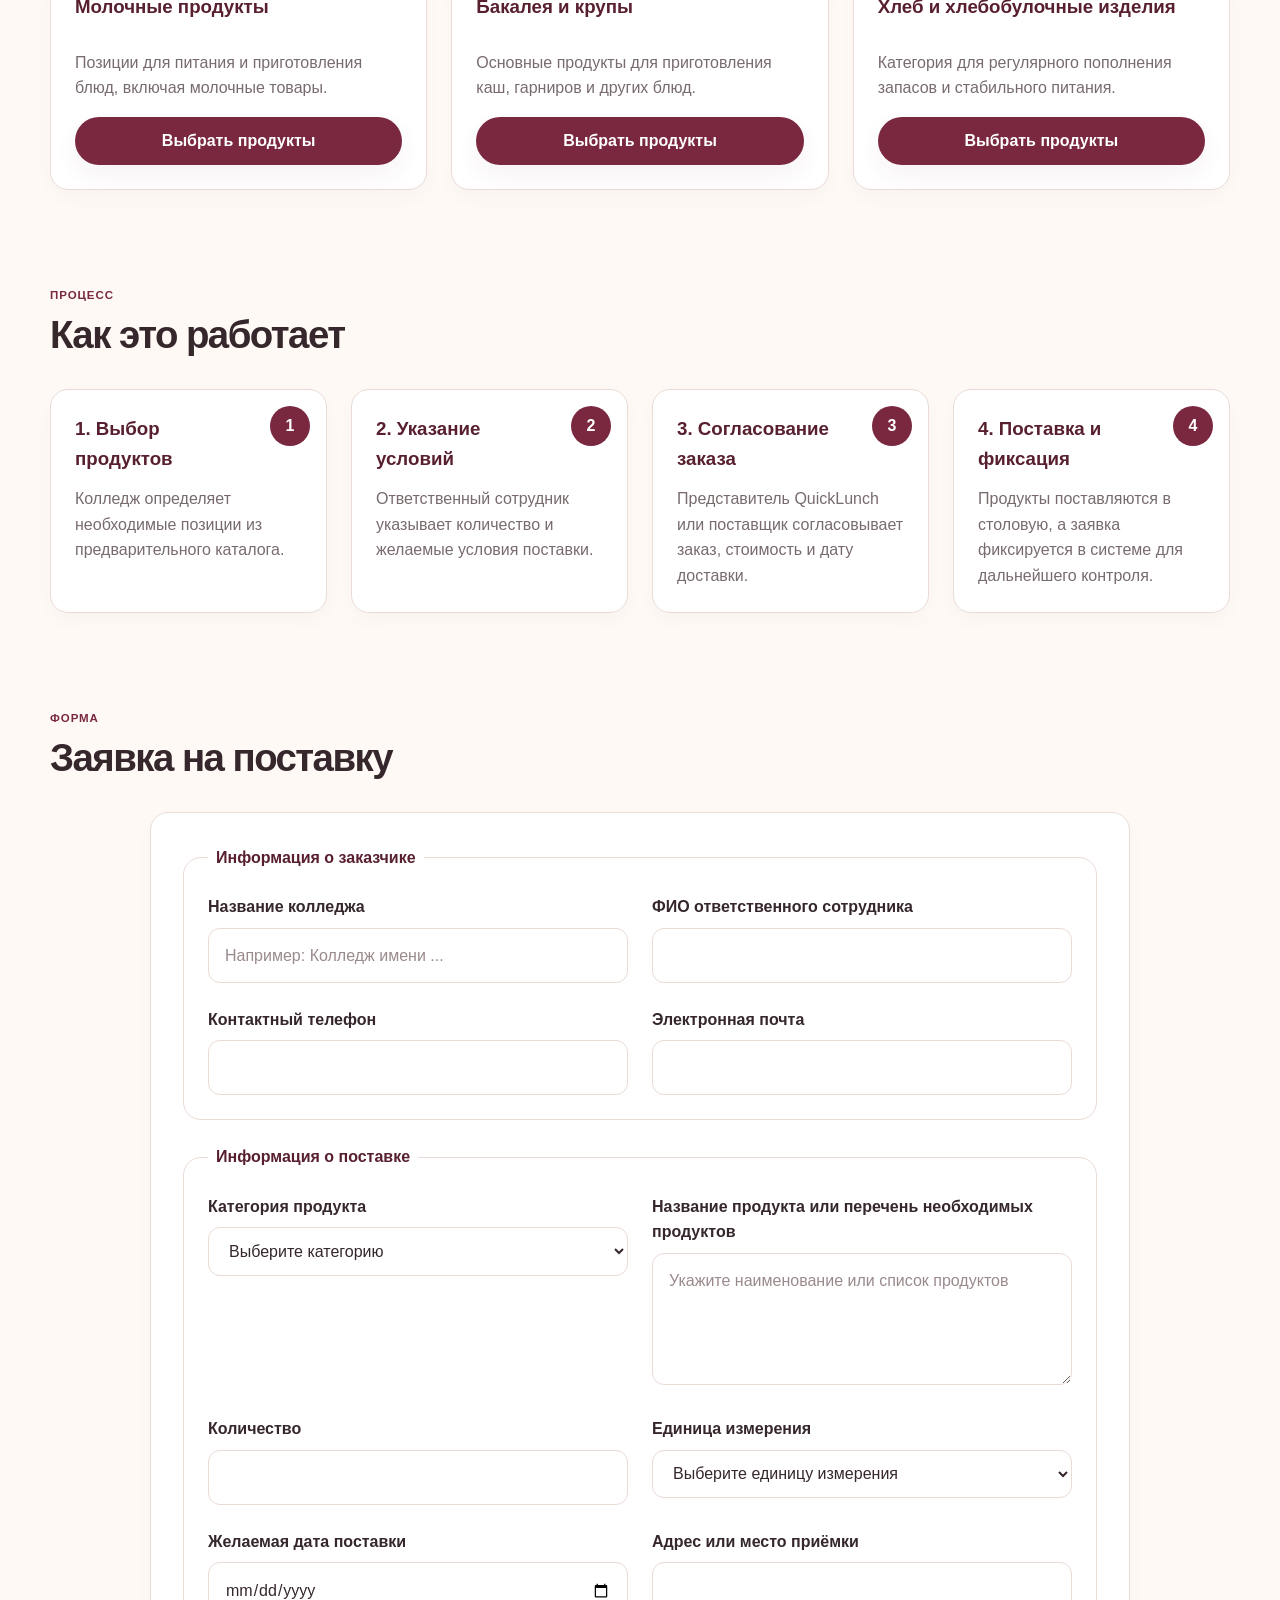
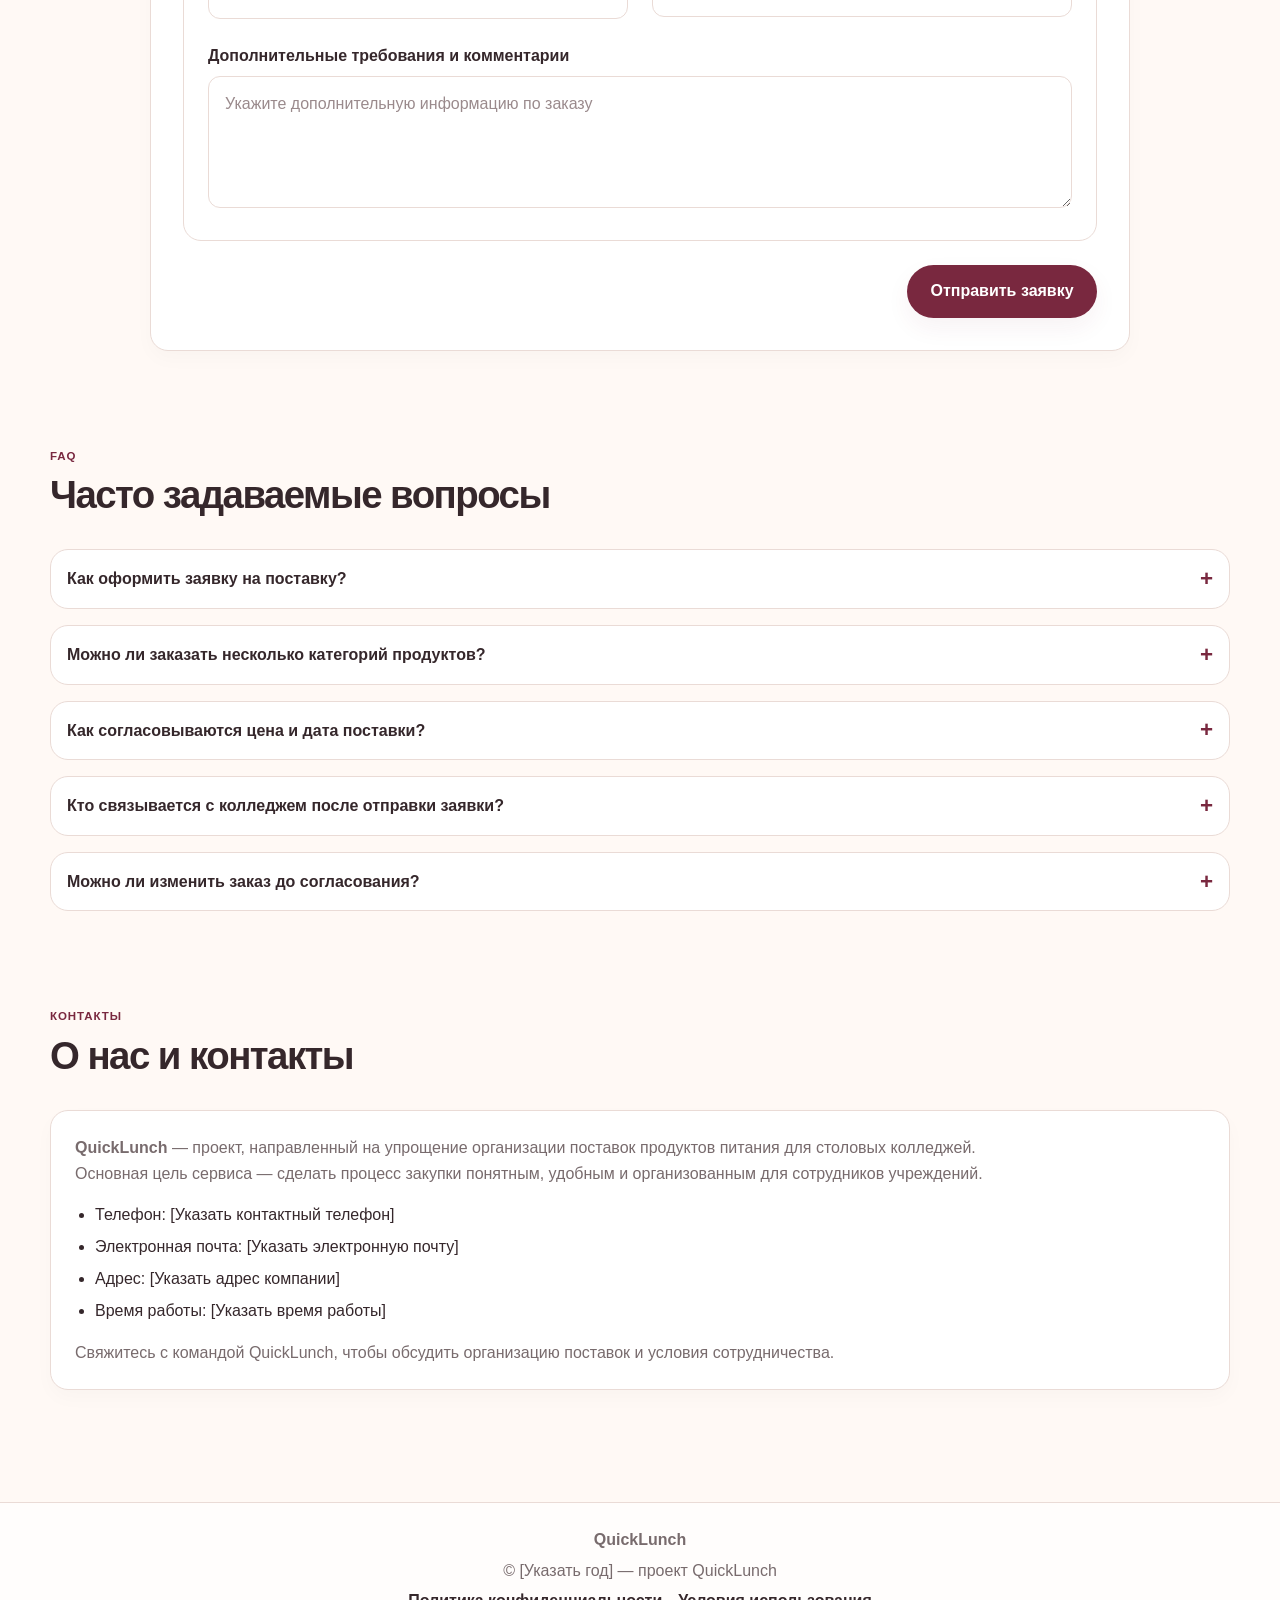
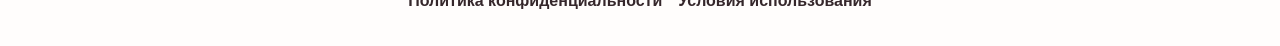
<file: operator.html>
<!DOCTYPE html>
<html lang="ru">
  <head>
    <meta charset="UTF-8" />
    <meta name="viewport" content="width=device-width, initial-scale=1.0" />
    <title>QuickLunch — Оператор</title>
    <link rel="stylesheet" href="styles.css" />
  </head>
  <body data-page="operator-page">
    <header class="site-header">
      <div class="container header-inner">
        <a href="index.html" class="brand" aria-label="На главную страницу QuickLunch">QuickLunch</a>
        <nav class="main-nav" aria-label="Основная навигация">
          <ul>
            <li><a href="index.html">Главная</a></li>
            <li><a href="index.html#catalog">Каталог</a></li>
            <li><a href="cart.html">Корзина <span class="cart-badge" data-cart-count>0</span></a></li>
            <li><a href="profile.html">Профиль</a></li>
            <li><a href="chat.html">Чат</a></li>
            <li><a href="index.html#about-contacts">О нас</a></li>
          </ul>
        </nav>
        <a href="index.html#order" class="button button-primary">Оформить заказ</a>
      </div>
    </header>

    <main class="container section-spaced">
      <section class="operator-page">
        <div class="catalog-page__top">
          <div>
            <p class="eyebrow">Оператор</p>
            <h1>Панель оператора</h1>
          </div>
        </div>

        <div id="operator-panel" class="operator-panel"></div>
        <div id="operator-users" class="operator-users"></div>
      </section>
    </main>

    <script src="app.js"></script>
  </body>
</html>
</file>
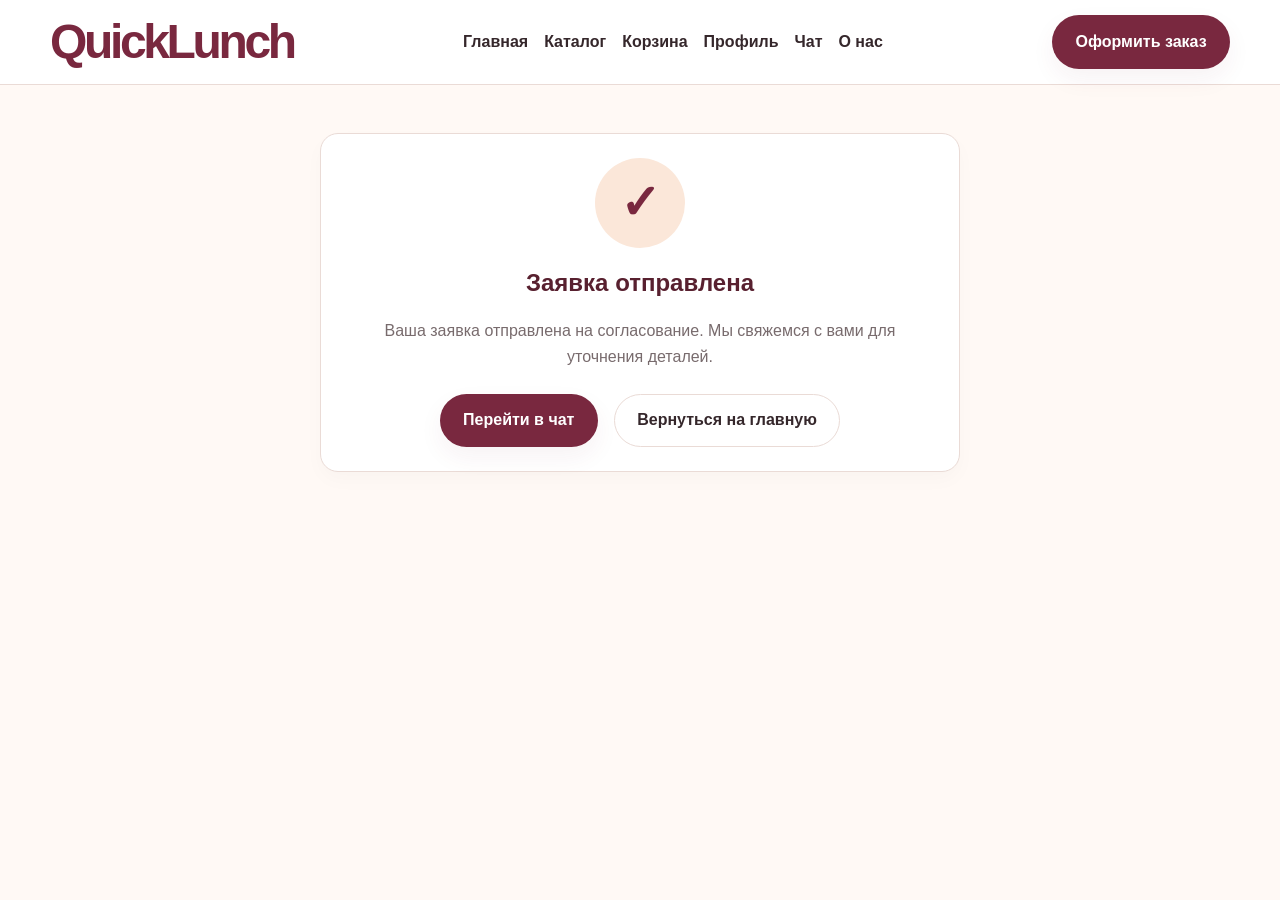
<file: order-success.html>
<!DOCTYPE html>
<html lang="ru">
  <head>
    <meta charset="UTF-8" />
    <meta name="viewport" content="width=device-width, initial-scale=1.0" />
    <title>QuickLunch — Заявка отправлена</title>
    <link rel="stylesheet" href="styles.css" />
  </head>
  <body data-page="success-page">
    <header class="site-header">
      <div class="container header-inner">
        <a href="index.html" class="brand" aria-label="На главную страницу QuickLunch">QuickLunch</a>
        <nav class="main-nav" aria-label="Основная навигация">
          <ul>
            <li><a href="index.html">Главная</a></li>
            <li><a href="index.html#catalog">Каталог</a></li>
            <li><a href="cart.html">Корзина <span class="cart-badge" data-cart-count>0</span></a></li>
            <li><a href="profile.html">Профиль</a></li>
            <li><a href="chat.html">Чат</a></li>
            <li><a href="index.html#about-contacts">О нас</a></li>
          </ul>
        </nav>
        <a href="index.html#order" class="button button-primary">Оформить заказ</a>
      </div>
    </header>

    <main class="container section-spaced">
      <section class="success-page">
        <div class="success-card">
          <div class="success-icon" aria-label="Успешно">✓</div>
          <h1>Заявка отправлена</h1>
          <p>Ваша заявка отправлена на согласование. Мы свяжемся с вами для уточнения деталей.</p>
          <p id="success-order-meta"></p>
          <div class="success-actions">
            <a href="chat.html" class="button button-primary">Перейти в чат</a>
            <a href="index.html" class="button button-secondary">Вернуться на главную</a>
          </div>
        </div>
      </section>
    </main>

    <script src="app.js"></script>
  </body>
</html>
</file>
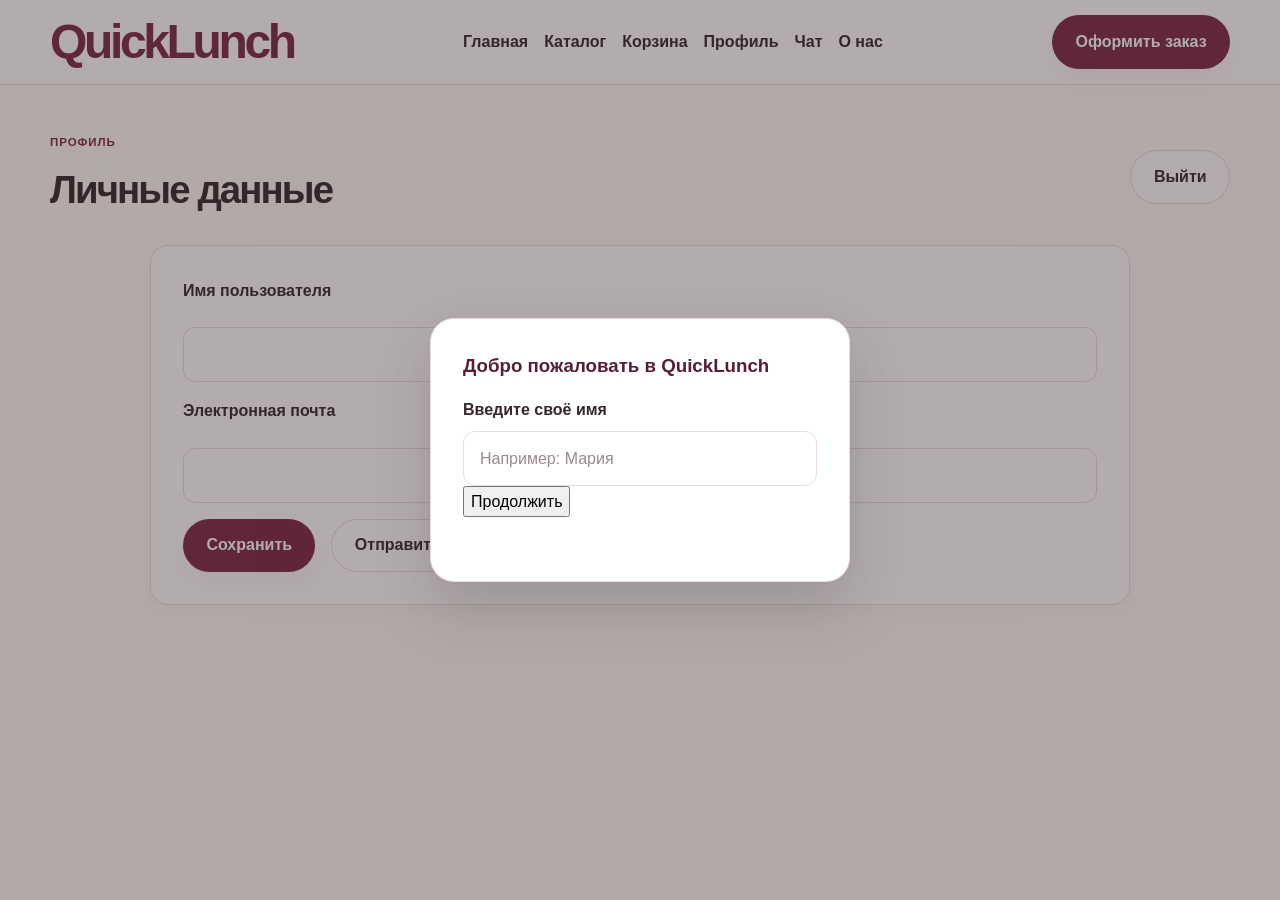
<file: profile.html>
<!DOCTYPE html>
<html lang="ru">
  <head>
    <meta charset="UTF-8" />
    <meta name="viewport" content="width=device-width, initial-scale=1.0" />
    <title>QuickLunch — Профиль</title>
    <link rel="stylesheet" href="styles.css" />
  </head>
  <body data-page="profile-page">
    <header class="site-header">
      <div class="container header-inner">
        <a href="index.html" class="brand" aria-label="На главную страницу QuickLunch">QuickLunch</a>
        <nav class="main-nav" aria-label="Основная навигация">
          <ul>
            <li><a href="index.html">Главная</a></li>
            <li><a href="index.html#catalog">Каталог</a></li>
            <li><a href="cart.html">Корзина <span class="cart-badge" data-cart-count>0</span></a></li>
            <li><a href="profile.html">Профиль</a></li>
            <li><a href="chat.html">Чат</a></li>
            <li><a href="index.html#about-contacts">О нас</a></li>
          </ul>
        </nav>
        <a href="index.html#order" class="button button-primary">Оформить заказ</a>
      </div>
    </header>

    <main class="container section-spaced">
      <section class="profile-page">
        <div class="catalog-page__top">
          <div>
            <p class="eyebrow">Профиль</p>
            <h1>Личные данные</h1>
          </div>
          <button type="button" id="logout-button" class="button button-secondary">Выйти</button>
        </div>

        <form id="profile-form" class="profile-form">
          <label for="profile-name">Имя пользователя</label>
          <input id="profile-name" type="text" name="profile-name" />

          <label for="profile-email">Электронная почта</label>
          <input id="profile-email" type="email" name="profile-email" />

          <div class="profile-actions">
            <button type="submit" class="button button-primary">Сохранить</button>
            <button type="button" id="send-test-email" class="button button-secondary">Отправить тестовое письмо</button>
          </div>
        </form>
      </section>
    </main>

    <script src="app.js"></script>
  </body>
</html>
</file>
<file: styles.css>
﻿:root {
  --color-primary: #79283f;
  --color-primary-dark: #58202f;
  --color-white: #ffffff;
  --color-peach: #fbe7d9;
  --color-peach-strong: #e9a078;
  --color-background: #fff9f5;
  --color-text: #35272b;
  --color-text-secondary: #786b6d;
  --color-border: #eadbd6;
  --color-soft-rose: #f5e8ec;
  --shadow-soft: 0 10px 25px rgba(121, 40, 63, 0.06);
  --radius-s: 12px;
  --radius-m: 18px;
  --radius-l: 24px;
  --space-1: 0.5rem;
  --space-2: 0.75rem;
  --space-3: 1rem;
  --space-4: 1.5rem;
  --space-5: 2rem;
  --space-6: 2.5rem;
  --space-7: 3rem;
  --space-8: 4rem;
  --content-width: min(1180px, calc(100% - 2rem));
}

* { box-sizing: border-box; }
html { scroll-behavior: smooth; }
body {
  margin: 0;
  font-family: 'Segoe UI', Tahoma, Geneva, Verdana, sans-serif;
  background: var(--color-background);
  color: var(--color-text);
  line-height: 1.6;
}

a {
  color: var(--color-primary);
  text-decoration: none;
  transition: color 0.2s ease, background-color 0.2s ease, border-color 0.2s ease;
}

a:hover { color: var(--color-primary-dark); }

img { max-width: 100%; display: block; }

button,
input,
select,
textarea {
  font: inherit;
}

button,
input,
select,
textarea,
summary {
  transition: all 0.2s ease;
}

button:focus-visible,
input:focus-visible,
select:focus-visible,
textarea:focus-visible,
summary:focus-visible,
a:focus-visible {
  outline: 3px solid rgba(121, 40, 63, 0.22);
  outline-offset: 2px;
}

.container {
  width: var(--content-width);
  margin: 0 auto;
}

.site-header {
  position: sticky;
  top: 0;
  z-index: 20;
  background: rgba(255, 255, 255, 0.97);
  border-bottom: 1px solid var(--color-border);
  backdrop-filter: blur(8px);
}

.header-inner {
  display: flex;
  align-items: center;
  justify-content: space-between;
  gap: var(--space-4);
  min-height: 84px;
}

.brand {
  font-size: 3rem;
  line-height: 1;
  font-weight: 800;
  letter-spacing: -0.07em;
  color: var(--color-primary);
}

.main-nav {
  flex: 1;
}

.main-nav ul,
.site-footer nav ul {
  list-style: none;
  display: flex;
  align-items: center;
  justify-content: center;
  gap: var(--space-3);
  margin: 0;
  padding: 0;
  flex-wrap: wrap;
}

.main-nav a,
.site-footer a {
  color: var(--color-text);
  font-weight: 600;
}

.main-nav a:hover,
.site-footer a:hover { color: var(--color-primary); }

.cart-badge {
  display: inline-flex;
  align-items: center;
  justify-content: center;
  min-width: 1.35rem;
  height: 1.35rem;
  border-radius: 50%;
  background: var(--color-primary);
  color: var(--color-white);
  font-size: 0.7rem;
  font-weight: 700;
  margin-left: 0.45rem;
  padding: 0 0.3rem;
}

.button {
  display: inline-flex;
  align-items: center;
  justify-content: center;
  min-height: 48px;
  padding: 0.8rem 1.4rem;
  border-radius: 999px;
  border: 1px solid transparent;
  font-weight: 700;
  cursor: pointer;
  text-align: center;
}

.button-primary {
  background: var(--color-primary);
  color: var(--color-white);
  box-shadow: var(--shadow-soft);
}

.button-primary:hover {
  background: var(--color-primary-dark);
  color: var(--color-white);
}

.button-secondary {
  background: var(--color-white);
  border-color: var(--color-border);
  color: var(--color-text);
}

.button-secondary:hover {
  background: var(--color-soft-rose);
  border-color: var(--color-peach-strong);
  color: var(--color-text);
}

.btn-small {
  min-height: 42px;
  padding: 0.65rem 1rem;
}

.full-width { width: 100%; }

main.container {
  padding-bottom: var(--space-8);
}

.section-spaced {
  padding-top: var(--space-7);
  padding-bottom: var(--space-7);
}

.hero {
  padding-top: var(--space-8);
}

.hero h1 {
  font-size: clamp(2.8rem, 4vw, 5rem);
  line-height: 1.02;
  letter-spacing: -0.06em;
  margin: 0 0 var(--space-4);
  max-width: 840px;
}

.lead-text {
  max-width: 760px;
  font-size: 1.1rem;
  color: var(--color-text-secondary);
  margin-bottom: var(--space-5);
}

.cta-row {
  display: flex;
  flex-wrap: wrap;
  gap: var(--space-3);
}

.section-header {
  margin-bottom: var(--space-5);
}

.eyebrow {
  margin: 0 0 0.5rem;
  color: var(--color-primary);
  text-transform: uppercase;
  letter-spacing: 0.08em;
  font-size: 0.72rem;
  font-weight: 700;
}

.section-header h2 {
  margin: 0;
  font-size: clamp(2rem, 3vw, 3rem);
  line-height: 1.15;
  letter-spacing: -0.04em;
}

.three-column-grid,
.catalog-grid,
.steps-grid {
  display: grid;
  gap: var(--space-4);
}

.three-column-grid {
  grid-template-columns: repeat(3, minmax(0, 1fr));
}

.catalog-grid {
  grid-template-columns: repeat(3, minmax(0, 1fr));
}

.steps-grid {
  grid-template-columns: repeat(4, minmax(0, 1fr));
  list-style: none;
  margin: 0;
  padding: 0;
}

.info-card,
.catalog-card,
.step-card article,
.contact-card,
.profile-form,
.order-form,
.cart-item,
.summary-card,
.chat-box,
.operator-panel,
.operator-users,
.empty-state,
.success-card {
  background: var(--color-white);
  border: 1px solid var(--color-border);
  border-radius: var(--radius-m);
  box-shadow: 0 8px 20px rgba(53, 39, 43, 0.025);
}

.info-card,
.catalog-card,
.step-card article,
.contact-card,
.cart-item,
.summary-card,
.chat-box,
.operator-panel,
.operator-users,
.empty-state,
.success-card {
  padding: var(--space-4);
}

.info-card h3,
.catalog-card h3,
.step-card h3,
.success-card h1 {
  margin-top: 0;
  margin-bottom: var(--space-2);
  color: var(--color-primary-dark);
}

.info-card p,
.catalog-card p,
.contact-card p,
.step-card p,
.summary-card p,
.cart-item p,
.empty-state p {
  margin: 0;
  color: var(--color-text-secondary);
}

.catalog-card {
  display: flex;
  flex-direction: column;
  gap: var(--space-3);
}

.catalog-card p {
  flex: 1;
}

.catalog-summary {
  margin: 0 0 var(--space-4);
  max-width: 900px;
  color: var(--color-text-secondary);
}

.step-card article {
  position: relative;
  height: 100%;
  overflow: hidden;
}

.step-card article::before {
  content: attr(data-step);
  position: absolute;
  top: 1rem;
  right: 1rem;
  display: inline-flex;
  align-items: center;
  justify-content: center;
  width: 2.5rem;
  height: 2.5rem;
  border-radius: 50%;
  background: var(--color-primary);
  color: var(--color-white);
  font-weight: 700;
}

.step-card article h3 {
  padding-right: 3.5rem;
}

.order-form,
.profile-form {
  max-width: 980px;
  margin: 0 auto;
  padding: var(--space-5);
}

fieldset {
  border: 1px solid var(--color-border);
  border-radius: var(--radius-m);
  padding: var(--space-4);
  margin: 0 0 var(--space-4);
}

legend {
  padding: 0 0.5rem;
  font-weight: 700;
  color: var(--color-primary-dark);
}

.field-grid {
  display: grid;
  grid-template-columns: repeat(2, minmax(0, 1fr));
  gap: var(--space-4);
}

.full-width {
  grid-column: 1 / -1;
}

label {
  display: block;
  margin-bottom: var(--space-1);
  font-weight: 600;
  color: var(--color-text);
}

input,
select,
textarea {
  width: 100%;
  border: 1px solid var(--color-border);
  border-radius: 12px;
  background: var(--color-white);
  color: var(--color-text);
  padding: 0.85rem 1rem;
}

input::placeholder,
textarea::placeholder {
  color: #9a8a8c;
}

input:hover,
select:hover,
textarea:hover {
  border-color: #d7c6c1;
}

input:focus,
select:focus,
textarea:focus {
  border-color: var(--color-primary);
  box-shadow: 0 0 0 3px rgba(121, 40, 63, 0.12);
  outline: none;
}

textarea {
  min-height: 120px;
  resize: vertical;
}

.order-submit-row {
  display: flex;
  justify-content: flex-end;
}

.faq-list {
  display: grid;
  gap: var(--space-3);
}

.faq-list details {
  background: var(--color-white);
  border: 1px solid var(--color-border);
  border-radius: var(--radius-m);
  padding: 0;
  overflow: hidden;
}

.faq-list summary {
  list-style: none;
  cursor: pointer;
  padding: 1rem 3rem 1rem 1rem;
  font-weight: 600;
  color: var(--color-text);
  position: relative;
}

.faq-list summary::-webkit-details-marker { display: none; }

.faq-list summary::after {
  content: '+';
  position: absolute;
  right: 1rem;
  top: 50%;
  transform: translateY(-50%);
  color: var(--color-primary);
  font-size: 1.4rem;
}

.faq-list details[open] summary::after { content: '−'; }

.faq-list details p {
  margin: 0;
  padding: 0 1rem 1rem;
  color: var(--color-text-secondary);
}

.contact-card ul {
  margin: 1rem 0;
  padding-left: 1.25rem;
  color: var(--color-text);
}

.contact-card li + li { margin-top: 0.4rem; }

.site-footer {
  border-top: 1px solid var(--color-border);
  background: rgba(255, 255, 255, 0.7);
}

.footer-inner {
  display: flex;
  flex-direction: column;
  align-items: center;
  gap: 0.3rem;
  padding: 1.5rem 0 2rem;
  text-align: center;
}

.footer-inner p {
  margin: 0;
  color: var(--color-text-secondary);
}

.catalog-page__top {
  display: flex;
  align-items: center;
  justify-content: space-between;
  gap: var(--space-3);
  margin-bottom: var(--space-4);
}

.catalog-page__top h1 {
  margin: 0;
  font-size: clamp(2.2rem, 3vw, 3rem);
  letter-spacing: -0.05em;
}

.catalog-page__description {
  margin: 0 0 var(--space-4);
  color: var(--color-text-secondary);
}

.products-grid {
  display: grid;
  grid-template-columns: repeat(2, minmax(0, 1fr));
  gap: var(--space-4);
}

.product-card {
  background: var(--color-white);
  border: 1px solid var(--color-border);
  border-radius: var(--radius-m);
  padding: var(--space-4);
  box-shadow: 0 8px 20px rgba(53, 39, 43, 0.02);
}

.product-card.selected {
  border-color: var(--color-primary);
  background: var(--color-soft-rose);
}

.product-card__top {
  display: flex;
  align-items: flex-start;
  justify-content: space-between;
  gap: var(--space-3);
}

.product-card h3 {
  margin: 0 0 var(--space-1);
  color: var(--color-primary-dark);
}

.product-card p {
  margin: 0;
  color: var(--color-text-secondary);
}

.product-unit {
  display: inline-flex;
  align-items: center;
  justify-content: center;
  background: var(--color-peach);
  color: var(--color-primary-dark);
  font-weight: 700;
  border-radius: 999px;
  padding: 0.35rem 0.7rem;
}

.product-card__actions {
  display: flex;
  align-items: end;
  justify-content: space-between;
  gap: var(--space-3);
  margin-top: var(--space-3);
}

.product-card__actions label {
  flex: 1;
  margin-bottom: 0;
}

.product-card__actions input {
  margin-top: 0.35rem;
}

.choose-product {
  background: var(--color-primary);
  color: var(--color-white);
  border: none;
  border-radius: 12px;
  padding: 0.75rem 1rem;
  min-height: 48px;
  cursor: pointer;
  font-weight: 700;
}

.choose-product:hover {
  background: var(--color-primary-dark);
}

.catalog-page__footer {
  display: flex;
  gap: var(--space-3);
  flex-wrap: wrap;
  margin-top: var(--space-5);
}

.cart-layout {
  display: grid;
  grid-template-columns: minmax(0, 2fr) minmax(260px, 1fr);
  gap: var(--space-4);
  align-items: start;
}

.cart-panel {
  display: grid;
  gap: var(--space-3);
}

.cart-item {
  display: flex;
  align-items: center;
  justify-content: space-between;
  gap: var(--space-3);
}

.cart-item__meta {
  display: flex;
  align-items: end;
  gap: var(--space-3);
}

.cart-item__meta label {
  min-width: 110px;
  margin-bottom: 0;
}

.remove-item {
  background: transparent;
  color: var(--color-primary);
  border: 1px solid var(--color-border);
  border-radius: 10px;
  padding: 0.7rem 0.9rem;
  cursor: pointer;
  font-weight: 600;
}

.remove-item:hover {
  background: var(--color-soft-rose);
}

.summary-card {
  position: sticky;
  top: 100px;
}

.summary-card h3 {
  margin-top: 0;
  margin-bottom: var(--space-2);
  color: var(--color-primary-dark);
}

.profile-form {
  display: grid;
  gap: var(--space-3);
}

.profile-actions {
  display: flex;
  gap: var(--space-3);
  flex-wrap: wrap;
}

.chat-box {
  padding: 0;
}

.chat-messages {
  min-height: 320px;
  max-height: 520px;
  overflow-y: auto;
  padding: var(--space-4);
  background: var(--color-background);
  border-bottom: 1px solid var(--color-border);
}

.chat-message {
  max-width: 70%;
  margin-bottom: var(--space-3);
  padding: 0.85rem 1rem;
  border-radius: var(--radius-m);
}

.chat-message strong {
  display: block;
  margin-bottom: 0.25rem;
}

.chat-message p {
  margin: 0 0 0.4rem;
  color: var(--color-text);
}

.chat-message time {
  display: block;
  opacity: 0.75;
  font-size: 0.75rem;
}

.chat-message--user {
  margin-left: auto;
  background: var(--color-primary);
  color: var(--color-white);
}

.chat-message--user strong,
.chat-message--user p,
.chat-message--user time {
  color: var(--color-white);
}

.chat-message--operator {
  background: var(--color-white);
  border: 1px solid var(--color-border);
}

.chat-form {
  display: flex;
  gap: var(--space-3);
  padding: var(--space-4);
}

.chat-form input {
  flex: 1;
}

.chat-empty {
  margin: 0;
  color: var(--color-text-secondary);
}

.operator-page,
.profile-page,
.chat-page,
.cart-page,
.success-page {
  width: 100%;
}

.operator-panel,
.operator-users {
  margin-top: var(--space-4);
}

.operator-role {
  margin: 0 0 var(--space-3);
  color: var(--color-primary-dark);
  font-weight: 700;
}

.operator-user {
  width: 100%;
  display: flex;
  justify-content: space-between;
  align-items: center;
  gap: var(--space-2);
  padding: 0.9rem 1rem;
  border: 1px solid var(--color-border);
  border-radius: 12px;
  background: var(--color-white);
  color: var(--color-text);
  cursor: pointer;
  margin-bottom: 0.75rem;
}

.operator-user small {
  color: var(--color-text-secondary);
}

.success-card {
  max-width: 640px;
  margin: 0 auto;
  text-align: center;
}

.success-icon {
  display: inline-flex;
  align-items: center;
  justify-content: center;
  width: 90px;
  height: 90px;
  border-radius: 50%;
  background: var(--color-peach);
  color: var(--color-primary);
  font-size: 3rem;
  font-weight: 700;
  margin-bottom: var(--space-3);
}

.success-card p {
  color: var(--color-text-secondary);
}

.success-actions {
  display: flex;
  justify-content: center;
  gap: var(--space-3);
  flex-wrap: wrap;
  margin-top: var(--space-4);
}

.auth-modal {
  position: fixed;
  inset: 0;
  display: flex;
  align-items: center;
  justify-content: center;
  z-index: 100;
}

.auth-modal__backdrop {
  position: absolute;
  inset: 0;
  background: rgba(53, 39, 43, 0.38);
}

.auth-modal__dialog {
  position: relative;
  z-index: 1;
  width: min(420px, calc(100% - 1.5rem));
  background: var(--color-white);
  border: 1px solid var(--color-border);
  border-radius: var(--radius-l);
  padding: var(--space-5);
  box-shadow: 0 24px 60px rgba(53, 39, 43, 0.18);
}

.auth-modal__dialog h3 {
  margin-top: 0;
  margin-bottom: var(--space-3);
  color: var(--color-primary-dark);
}

.auth-modal__dialog label {
  margin-bottom: 0.5rem;
}

.auth-error {
  min-height: 1.2rem;
  margin: 0.75rem 0 0;
  color: var(--color-primary);
  font-size: 0.85rem;
}

.toast {
  position: fixed;
  right: 1rem;
  bottom: 1rem;
  z-index: 101;
  background: var(--color-text);
  color: var(--color-white);
  border-radius: 12px;
  padding: 0.85rem 1rem;
  box-shadow: 0 15px 35px rgba(53, 39, 43, 0.18);
  max-width: min(90vw, 360px);
}

.toast-success { background: var(--color-primary); }
.toast-error { background: var(--color-primary-dark); }

@media (max-width: 900px) {
  .three-column-grid,
  .catalog-grid,
  .steps-grid {
    grid-template-columns: repeat(2, minmax(0, 1fr));
  }

  .cart-layout,
  .field-grid {
    grid-template-columns: 1fr;
  }

  .summary-card {
    position: static;
  }
}

@media (max-width: 720px) {
  .brand {
    font-size: 2.2rem;
  }

  .header-inner {
    flex-wrap: wrap;
    justify-content: center;
    padding: 1rem 0;
  }

  .main-nav {
    width: 100%;
  }

  .three-column-grid,
  .catalog-grid,
  .steps-grid,
  .products-grid {
    grid-template-columns: 1fr;
  }

  .catalog-page__top,
  .cart-item,
  .product-card__actions,
  .chat-form,
  .success-actions,
  .profile-actions {
    flex-direction: column;
    align-items: stretch;
  }

  .cart-item__meta {
    width: 100%;
    flex-direction: column;
    align-items: stretch;
  }

  .button,
  .choose-product {
    width: 100%;
  }

  .field-grid {
    grid-template-columns: 1fr;
  }
}

@media (prefers-reduced-motion: reduce) {
  html { scroll-behavior: auto; }
  *, *::before, *::after {
    animation-duration: 0.01ms !important;
    animation-iteration-count: 1 !important;
    transition-duration: 0.01ms !important;
  }
}
</file>
